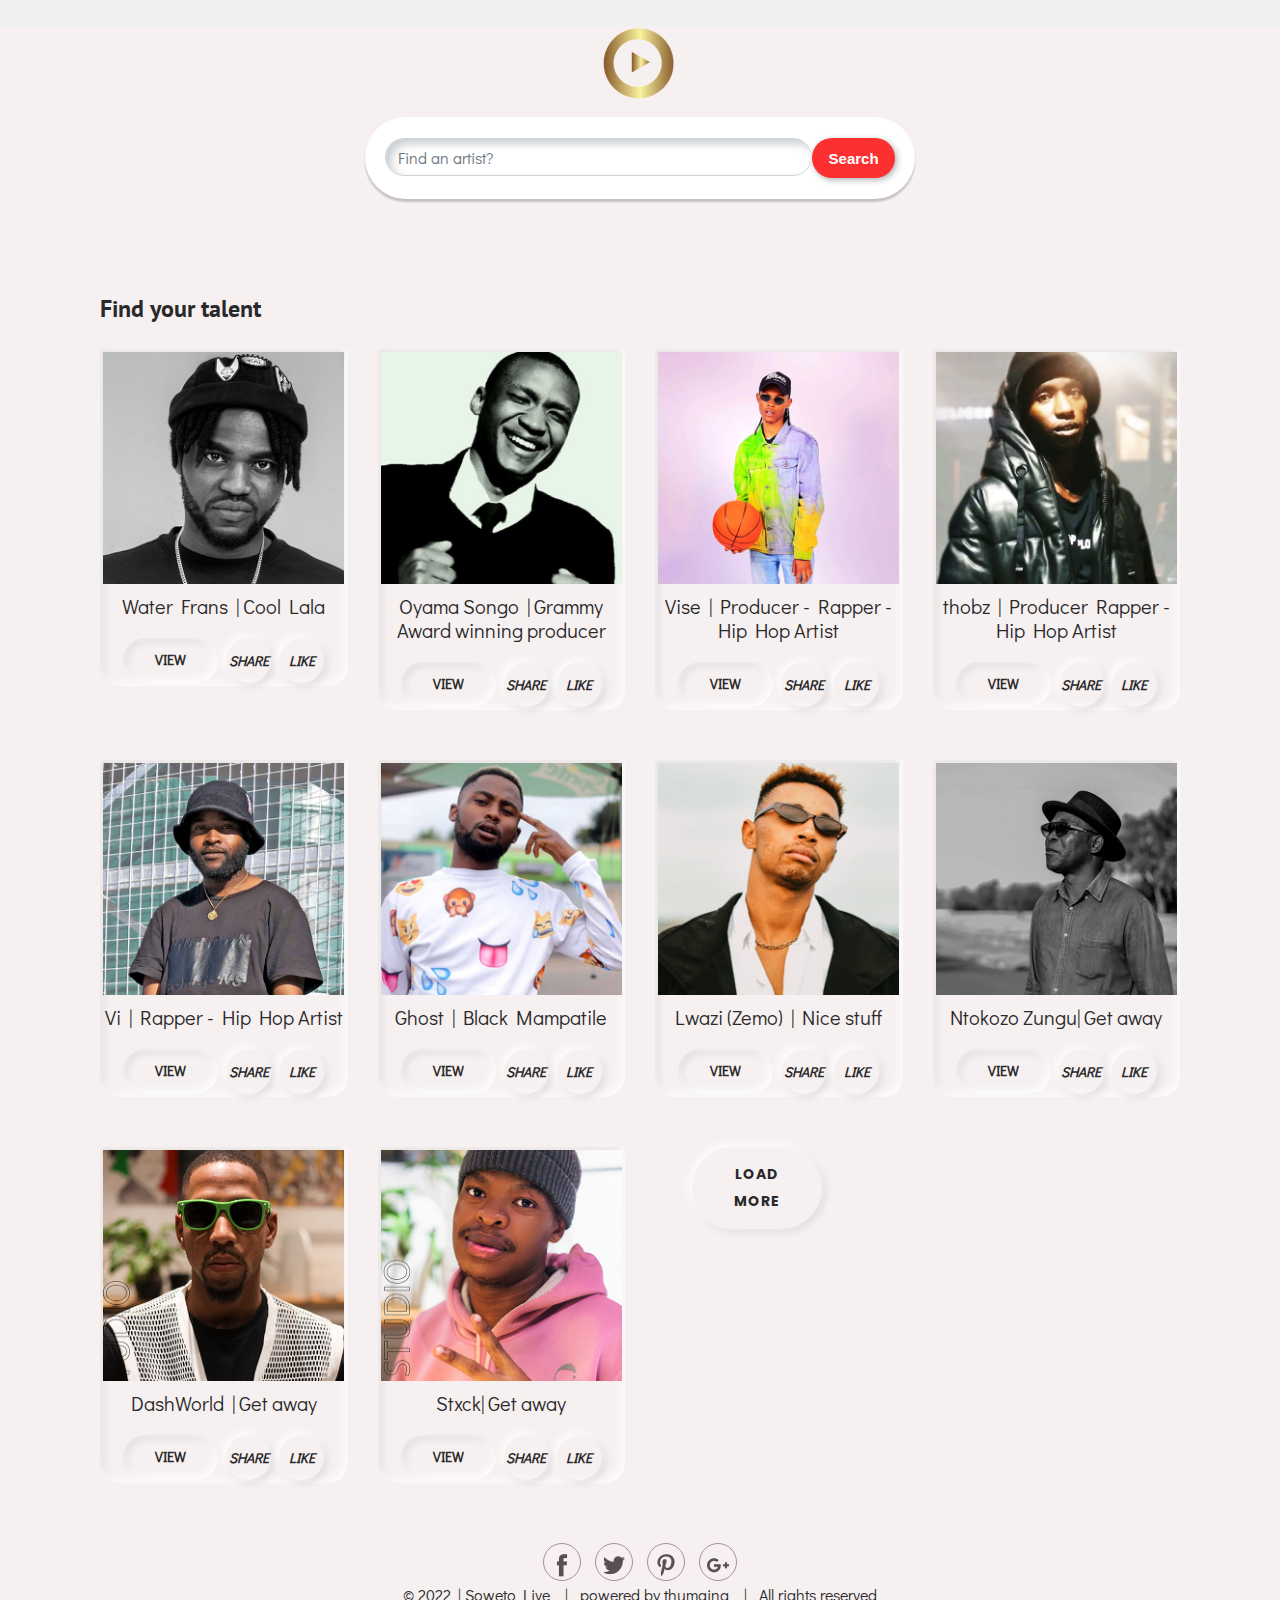
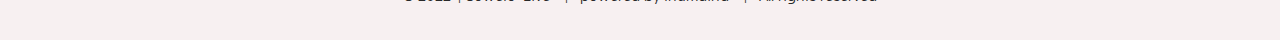
<file: pictures.html>
<!DOCTYPE html>
<!--
  Girly by FreeHTML5.co
  Twitter: https://twitter.com/fh5co
  Facebook: https://fb.com/fh5co
  URL: https://freehtml5.co
-->
<html lang="en">
<head>
  <!-- Required meta tags -->
  <meta charset="utf-8">
  <meta name="viewport" content="width=device-width, initial-scale=1, shrink-to-fit=no">
  <link rel="stylesheet" href="assets/css/bootstrap.min.css">
  <link rel="stylesheet" href="assets/css/styles.css">
  <title>Pictures | Soweto Live</title>
  <style>
     .password {
        border-radius: 25px;
        box-shadow:inset 5px 5px 8px #cbced1, inset -5px -5px 8px #ffffff;
        outline: #555;
    }

     .password::active {
      outline: #000;
     }
    .password ::placeholder {
        color: #999;
    }

    .fields input {
        border: none;
        outline: none;
        background: none;
        font-size: 18px;
        color: #555;
        padding: 10px 10px 18px 1px;
    }

    .signin-button {
        outline: none;
        border: none;
        cursor: pointer;
        width: 100px;
        height: 40px;
        border-radius: 20px;
        font-size: 15px;
        font-weight: 600;
        font-family: 'Lato', sans-serif;
        color: #fff;
        text-align: center;
        background: #fc3030;
        box-shadow: 2px 2px 6px #b1b1b1, -2px -2px 6px #ffffff;
    }
    .signin-button:hover {
        background: #000;
    }
    .signin-button:active {
        background: #ff843c;
    }




    
.container .box2
{
 
  width: 1100px;
  margin: 20px;
  padding: 10px 10px;
}  

.container .box2.searchbx
{
  position: relative;
  display: block;
}  
.field {
    height: 40px;
    width: 180%;
    display: flex;
    position: relative;
} 
.field span {
    position: absolute;
    width: 50px;
    line-height: 42px;
    color: #8a92a5;
    left: 14px
} 
.field input {
    height: 100%;
    width: 100%;
    padding-left: 45px;
    font-size: 18px;
    outline: none;
    border: none;
    color: #595959;
    background:#ebecf0;
    border-radius: 25px;
    box-shadow:inset -3px -3px 6px  #ffffff,
      inset  3px 3px 6px  #d1d9e6;
}
.field label {
    position: absolute;
    top: 50%;
    left: 45px;
    pointer-events: none;
    color: #666666;
    transform: translateY(-50%);
}






.container .box2 .neumorphic-slider
{
  position: relative;
  display: block;
  top: 28px;
}



.neumorphic-slider {
  width: 80px;
  margin: auto;
}

.neumorphic-slider__back {
  height: 23px;
  background-color: var(--back-color);
  border-radius: 50px;
  box-shadow: -4px -4px 12px rgb(255, 255, 255), 4px 4px 12px rgba(121, 130, 160, 0.747);

}

.neumorphic-slider {
  width: 985px;
  position: inherit;
}

.neumorphic-slider__back {
  width: calc(100% + 20px);
  margin-left: -10px;
}


.neumorphic-slider__line {
  height: 16px;
  background: linear-gradient(to right, #ff9400, #ffc02a);
  margin-top: -20px;
  margin-left: -6px;
  border-radius: 8px;
  opacity: 1;
  width: calc(var(--value) + 4px);
}

.neumorphic-slider__thumb {
  box-shadow: 7px 7px 15px rgba(55, 84, 170, .15), 0px 0px 15px rgba(55, 84, 170, .3);
  width: 20px;
  height: 20px;
  position: absolute;
  border-radius: 50%;
  background-color: var(--back-color);
  left: var(--value);
  top: 1px;
  margin-left: -10px;
  cursor: pointer;
}

.neumorphic-slider__popover {
  position: absolute;
  background-color: var(--back-color);
  left: var(--value);
  font-weight: 600;
  width: 60px;
  height: 35px;
  top: -50px;
  margin-left: -30px;
  box-shadow:-2px -2px 6px rgb(255, 255, 255),
   2px 2px 6px rgba(121, 130, 160, 0.747);    
  color: #6D7587;    
  padding: 8px 0;
  text-align: center;

}

.neumorphic-slider__popover::after {
  content: '';
  position: absolute;
  width: 0;
  height: 0;
  bottom: -6px;
  left: 50%;
  margin-left: -6px;
  border-style: solid;
  border-width: 6px 6px 0 6px;
  border-color: var(--back-color) transparent transparent transparent;
}


  </style>
</head>

<body>
  <nav class="navbar navbar-expand-md  fixed-top maine-menu">
    <div class="container">
      <button class="navbar-toggler ml-auto" data-target="#my-nav" onclick="myFunction(this)" data-toggle="collapse"> <span class="bar1"></span> <span class="bar2"></span> <span class="bar3"></span> </button>
      <div id="my-nav" class="collapse navbar-collapse">
        
        <ul class="navbar-nav mx-auto">
          <a href="index.html"><img style="width:200px;" src="assets/img/Soweto Live logo2.png" alt="">
          </a>
         
        </ul>
      </div>
    </div>
  </nav>
<br>
  <div class="container-fluid fh5co-insta-feed activity">
    
    <div class="container recent">
      <div class="row mb-5 pb-5">
        <div class="col-lg-12">
          <div class="twit-box">
            
            <div class="media mb-3">
              
              <div class="media-body">
                <p></p>
                <a href="#" class="  justify-content-center">
                  <form action="#" class=" d-flex  " data-aos="fade-up" data-aos-delay="200">
                    <input type="text" class="form-control password" placeholder="Find an artist?">
                    <button type="submit" class="signin-button">Search</button>
                  </form>
                </a>
              </div>
            </div>
          </div>
        </div>
      
      </div>
    


<head>
 
<style>

@import url("https://fonts.googleapis.com/css?family=Poppins:400,500,600,700|Didact+Gothic&display=swap");

*
{
    margin: 0;
    padding: 0;
    box-sizing: border-box;
}

body
{
    font-size: 16px;
    color: #292929;
    line-height: 1.7em;
    font-weight: 400;
    background: #F0F0F0;
    font-family: "Didact Gothic", sans-serif;
    
}


.section-bg {
    padding: 60px 0;
    background: #F0F0F0;
}


.section-title {
    margin-bottom: 25px;
}

.section-title h2 {
    position: relative;
    font-size: 32px;
    line-height: 1.4;
    font-weight: 700;
    letter-spacing: 1px;
    z-index: 1;
    text-transform: capitalize;
    display: inline-block;
    font-family: "Didact Gothic", sans-serif;
}







.single-product {
    box-shadow: inset -2px -2px 8px white,
     inset -2px -2px 12px rgba(255, 255, 255, 0.5),
      inset 2px 2px 4px rgba(255, 255, 255, 0.1),
       inset 2px 2px 8px rgba(0, 0, 0, 0.15);
    padding: 3px;
    border-radius: 0 0 20px 20px;
    margin-bottom: 50px;
}

.single-product .product-thumb {
    margin-bottom: 10px;
}

.single-product .product-title {
    margin-bottom: 20px;
    text-align: center;
    align-items: center;
}

.single-product .product-title h3 {
    font-family: "Didact Gothic", sans-serif;
    font-size: 20px;
    font-weight: 300;
}

.single-product .product-title h3 a {
    color: #292929;
    text-decoration: none;
}

.single-product .product-title h3 a:hover {
    color: #7289ab;
}

.single-product:hover {
    box-shadow: -2px -2px 8px white,
     -2px -2px 12px rgba(255, 255, 255, 0.5),
      inset 2px 2px 4px rgba(255, 255, 255, 0.1),
       2px 2px 8px rgba(0, 0, 0, 0.15);
}

img {
    display: inline-block;
    max-width: 100%;
}









.product-btns
{
    display: flex;
    justify-content: center;
}








a {
    text-decoration: none;
    cursor: pointer;
    transition: .3s;
    color: #292929;
}






.btn-small {
    display: inline-block;
    font-size: 14px;
    font-weight: 700;
    text-transform: uppercase;
    padding: 8px 32px;
    border-radius: 50px;
    text-decoration: none;
    box-shadow: inset -2px -2px 8px white,
     inset -2px -2px 12px rgba(255, 255, 255, 0.5),
      inset 2px 2px 4px rgba(255, 255, 255, 0.1),
       inset 2px 2px 8px rgba(0, 0, 0, 0.15);
    transition: 0.4s;
}


.btn-round {
    display: inline-block;
    font-size: 14px;
    font-weight: 700;
    text-transform: uppercase;
    height: 45px;
    width: 45px;
    text-align: center;
    line-height: 45px;
    border-radius: 50%;
    text-decoration: none;
    box-shadow: -2px -2px 8px white, 
    -2px -2px 12px rgba(255, 255, 255, 0.5), 
    inset 2px 2px 4px rgba(255, 255, 255, 0.1),
     2px 2px 8px rgba(0, 0, 0, 0.15);
}






.btn-small:hover {
    box-shadow: -2px -2px 8px white,
     -2px -2px 12px rgba(255, 255, 255, 0.5),
      inset 2px 2px 4px rgba(255, 255, 255, 0.1),
       2px 2px 8px rgba(0, 0, 0, 0.15);
    color: #7289ab;
    text-decoration: none;
}

.btn-small:hover span {
    display: inline-block;
    transform: scale(0.98);
}


.btn-round:hover {
    box-shadow: inset -2px -2px 8px white,
     inset -2px -2px 12px rgba(255, 255, 255, 0.5),
      inset 2px 2px 4px rgba(255, 255, 255, 0.1),
       inset 2px 2px 8px rgba(0, 0, 0, 0.15);
    color: #7289ab;
}


.button-center
{
    justify-content: center;
    text-align: center;
}




.bttn-def {
    display: inline-block;
    font-size: 14px;
    font-weight: 700;
    text-transform: uppercase;
    letter-spacing: 1px;
    padding: 14px 42px;
    border-radius: 50px;
    text-decoration: none;
    font-family: "Poppins", sans-serif;
    box-shadow: -2px -2px 8px white, -2px -2px 12px rgba(255, 255, 255, 0.5), inset 2px 2px 4px rgba(255, 255, 255, 0.1), 2px 2px 8px rgba(0, 0, 0, 0.15);
    transition: 0.4s;
}

.bttn-def:hover {
    color: #7289ab;
    box-shadow: inset -2px -2px 8px white, inset -2px -2px 12px rgba(255, 255, 255, 0.5), inset 2px 2px 4px rgba(255, 255, 255, 0.1), inset 2px 2px 8px rgba(0, 0, 0, 0.15);
}

.bttn-def:hover span {
    display: inline-block;
    transform: scale(0.98);
}







</style>

</head>
<body>
        <div class="container">
           
            <div class="row">
                <div class="col-xl-12">
                    <div class="section-title">
                        <h4>Find your talent</h4>
                    </div>
                </div>
            </div>

            <div class="row">
              
               
              <div class="col-xl-3 col-lg-3 col-md-6 col-sm-6">
                <div class="single-product">
                    <div class="product-thumb">
                        <img src="img/1.png" alt="">
                    </div>
                    <div class="product-title">
                        <h3><a href="">Water Frans | Cool Lala</a></h3>
                    </div>
                    <div class="product-btns">
      
                        <a href="#" class="btn-small mr-2" data-toggle="modal" data-target="#exampleModalCenter">View</a>
                        <a href="" class="btn-round mr-2"><i class="fa fa-shopping-cart">share</i></a>
                        <a href="" class="btn-round"><i class="fa fa-heart">like</i></a>
                    </div>
                </div>
            </div>
            
<!---- additional code
--------------------
-------------------->
<style>

th,
tr,
td {
  width: 30px;
  height: 30px;
  text-align: center;
}

td:hover {
  background: #f7f9f9;
  color: black;
  border-radius: 12px;
  padding: 3px;
  box-shadow: 2px 2px 2px #a6acaf, -1px 0 0.6em #f8f9f9;
}

td {
  padding: 7px;
  margin: 2px;
  cursor: pointer;
}

tr {
  padding-top: 8px;
  padding-bottom: 8px;
}

th {
  font-weight: 600;
}

.marked {
  background-color: #16a085;
  color: #fff;
  border-radius: 12px;
  box-shadow: 2px 2px 2px #a6acaf, -1em 0 0.8em #f8f9f9;
}
</style>


<!-----------
-----------------------------
------------------------->
            <div class="col-xl-3 col-lg-3 col-md-6 col-sm-6">
              <div class="single-product">
                  <div class="product-thumb">
                      <img src="img/12.png" alt="">
                  </div>
                  <div class="product-title">
                      <h3><a href="">Oyama Songo | Grammy Award winning producer</a></h3>
                  </div>
                  <div class="product-btns">
                        <a href="" class="btn-small mr-2">View</a>
                        <a href="" class="btn-round mr-2"><i class="fa fa-shopping-cart">share</i></a>
                        <a href="" class="btn-round"><i class="fa fa-heart">like</i></a>
                    </div>
              </div>
          </div>
          
               
          <div class="col-xl-3 col-lg-3 col-md-6 col-sm-6">
            <div class="single-product">
                <div class="product-thumb">
                    <img src="img/8.png" alt="">
                </div>
                <div class="product-title">
                    <h3><a href="">Vise | Producer - Rapper - Hip Hop Artist</a></h3>
                </div>
                <div class="product-btns">
                        <a href="" class="btn-small mr-2">View</a>
                        <a href="" class="btn-round mr-2"><i class="fa fa-shopping-cart">share</i></a>
                        <a href="" class="btn-round"><i class="fa fa-heart">like</i></a>
                    </div>
            </div>
        </div>
        
               
        <div class="col-xl-3 col-lg-3 col-md-6 col-sm-6">
          <div class="single-product">
              <div class="product-thumb">
                  <img src="img/7.png" alt="">
              </div>
              <div class="product-title">
                  <h3><a href="">thobz | Producer  Rapper - Hip Hop Artist</a></h3>
              </div>
              <div class="product-btns">
                <a href="" class="btn-small mr-2">View</a>
                <a href="" class="btn-round mr-2"><i class="fa fa-shopping-cart">share</i></a>
                <a href="" class="btn-round"><i class="fa fa-heart">like</i></a>
            </div>
          </div>
      </div>
      
               
      <div class="col-xl-3 col-lg-3 col-md-6 col-sm-6">
        <div class="single-product">
            <div class="product-thumb">
                <img src="img/2.png" alt="">
            </div>
            <div class="product-title">
                <h3><a href="">Vi | Rapper - Hip Hop Artist</a></h3>
            </div>
            <div class="product-btns">
              <a href="#" class="btn-small mr-2" data-toggle="modal" data-target="#exampleModalCenter">View</a>
              <a href="" class="btn-round mr-2"><i class="fa fa-shopping-cart">share</i></a>
              <a href="" class="btn-round"><i class="fa fa-heart">like</i></a>
          </div>
        </div>
    </div>
    
               
    <div class="col-xl-3 col-lg-3 col-md-6 col-sm-6">
      <div class="single-product">
          <div class="product-thumb">
              <img src="img/3.png" alt="">
          </div>
          <div class="product-title">
              <h3><a href="">Ghost | Black Mampatile</a></h3>
          </div>
          <div class="product-btns">
            <a href="" class="btn-small mr-2">View</a>
            <a href="" class="btn-round mr-2"><i class="fa fa-shopping-cart">share</i></a>
            <a href="" class="btn-round"><i class="fa fa-heart">like</i></a>
        </div>
      </div>
  </div>
               
          <div class="col-xl-3 col-lg-3 col-md-6 col-sm-6">
            <div class="single-product">
                <div class="product-thumb">
                    <img src="img/4.png" alt="">
                </div>
                <div class="product-title">
                    <h3><a href="">Lwazi (Zemo) | Nice stuff</a></h3>
                </div>
                <div class="product-btns">
                  <a href="" class="btn-small mr-2">View</a>
                  <a href="" class="btn-round mr-2"><i class="fa fa-shopping-cart">share</i></a>
                  <a href="" class="btn-round"><i class="fa fa-heart">like</i></a>
              </div>
            </div>
        </div>
        
        <div class="col-xl-3 col-lg-3 col-md-6 col-sm-6">
          <div class="single-product">
              <div class="product-thumb">
                  <img src="img/9.png" alt="">
              </div>
              <div class="product-title">
                  <h3><a href="">Ntokozo Zungu| Get away</a></h3>
              </div>
              <div class="product-btns">
                <a href="" class="btn-small mr-2">View</a>
                <a href="" class="btn-round mr-2"><i class="fa fa-shopping-cart">share</i></a>
                <a href="" class="btn-round"><i class="fa fa-heart">like</i></a>
            </div>
          </div>
    </div>
               
                <div class="col-xl-3 col-lg-3 col-md-6 col-sm-6">
                    <div class="single-product">
                        <div class="product-thumb">
                            <img src="img/5.png" alt="">
                        </div>
                        <div class="product-title">
                            <h3><a href="">DashWorld | Get away</a></h3>
                        </div>
                        <div class="product-btns">
                          <a href="" class="btn-small mr-2">View</a>
                          <a href="" class="btn-round mr-2"><i class="fa fa-shopping-cart">share</i></a>
                          <a href="" class="btn-round"><i class="fa fa-heart">like</i></a>
                      </div>
                    </div>
                </div>

                <div class="col-xl-3 col-lg-3 col-md-6 col-sm-6">
                  <div class="single-product">
                      <div class="product-thumb">
                          <img src="img/6.png" alt="">
                      </div>
                      <div class="product-title">
                          <h3><a href="">Stxck| Get away</a></h3>
                      </div>
                      <div class="product-btns">
                        <a href="" class="btn-small mr-2">View</a>
                        <a href="" class="btn-round mr-2"><i class="fa fa-shopping-cart">share</i></a>
                        <a href="" class="btn-round"><i class="fa fa-heart">like</i></a>
                    </div>
                  </div>

  
            </div>

            <div class="row button-center">
                <div class="col-xl-6 centered">
                    <a href="" class="bttn-def"><span>Load more</span></a>
                </div>
            </div>

        </div>

 
        <div class="modal fade" id="exampleModalCenter" tabindex="-1" role="dialog" aria-labelledby="exampleModalCenterTitle" aria-hidden="true">
          <div class="modal-dialog modal-dialog-centered" role="document">
            <div class="modal-content">
              <div class="modal-header">
                <button type="button" class="close d-flex align-items-center justify-content-center" data-dismiss="modal" aria-label="Close">
                  <span aria-hidden="true" class="fa fa-close"></span>
                </button>
                <p>Did you know you get a part time job from Ramphele funerals?</p>

                <div class="product-btns">
                  <a href="https://ramphela-funerals.business.site/?utm_source=gmb&utm_medium=referral" class="btn-small mr-2" >more</a>
              </div>
              </div>
              <div class="modal-body p-4 p-md-5">
                <form action="#" class="appointment-form ftco-animate">
                  <h5>BOOK THE ARTIST | Water Frans </h5>
                  <a href="#"> <img class="card-img" src="img/1.png" alt="Sbuda's Truck">
                    </a>
  <div class="container ">
  <table>
    <thead>
      <tr>
        <th colspan="7">July 2023</th>
      </tr>
      <tr>
        <th>Sun</th>
        <th>Mon</th>
        <th>Tue</th>
        <th>Wed</th>
        <th>Thu</th>
        <th>Fri</th>
        <th>Sat</th>
      </tr>
    </thead>
    <tbody>
      <tr>
        <td colspan="1"></td>
        <td>1</td>
        <td>2</td>
        <td>3</td>
        <td>4</td>
        <td>5</td>
        <td>6</td>

      </tr>
      <tr>
        <td>7</td>
        <td>8</td>
        <td class="marked">9</td>
        <td>10</td>
        <td>11</td>
        <td>12</td>
        <td>13</td>

      </tr>
      <tr>
        <td>14</td>
        <td>15</td>
        <td>16</td>
        <td>17</td>
        <td>18</td>
        <td class="marked">19</td>
        <td>20</td>

      </tr>
      <tr>
        <td>21</td>
        <td class="marked">22</td>
        <td>23</td>
        <td>24</td>
        <td>25</td>
        <td>26</td>
        <td>27</td>
      </tr>
    </tbody>
  </table>
</div>
                    <br><br>
                    <div class="product-btns" style="padding-top: 5px;">
                      <a href="tel:+4733378901" class="btn-small mr-2" download="Sbuda's truck">Call Now</a>
                  </div>
                  

 <style>

 .container .box2
{
  position: relative;
  display: flex;
  justify-content: space-between;
  align-items: center;
  flex-wrap: wrap;
  width: 1100px;
  margin: 20px;
  padding: 10px 10px;
}  


.container .box2.searchbx
{
  position: relative;
  display: block;
}  

.container .box2 .neumorphic-slider
{
  position: relative;
  display: block;
  top: 28px;
}

.p-ar {
  margin: 50px;
  float: left;
  border-radius: 505%;
}

</style>
    <div class="box2">
      <div class="neumorphic-slider" onselectstart="return false">
        <div class="neumorphic-slider__back"></div>
        <div class="neumorphic-slider__line"></div>
        <div class="neumorphic-slider__thumb"></div>
        <div class="neumorphic-slider__popover">R50 000</div>
      </div>
    </div>  

    

        <div class="progress">
            <div class="skill">
              <div class="therm outer-therm vertical" 
              style="width:20px;
                     height:150px;
                     background-color:#eeeff2">
               <div class="therm inner-therm vertical" style=" height: 50%; width: 20px;">
               </div>
              </div>
            </div>
          
          
            <div class="skill">
              <div class="therm outer-therm vertical" 
              style="width:50px;height:200px;background-color:#eeeff2">
               <div class="therm inner-therm vertical" style=" height: 80%; width: 50px;">
                 
               </div>
              </div>
            </div>
          
          
            <div class="skill">
              <div class="therm outer-therm vertical" 
              style="width:50px;height:108px;background-color:#eeeff2">
               <div class="therm inner-therm vertical" style=" height: 55%; width: 50px;">
                  
               </div>
              </div>
            </div>
            <div class="skill">
              <div class="therm outer-therm vertical" 
              style="width:50px;height:216px;background-color:#eeeff2">
               <div class="therm inner-therm vertical" style=" height: 80%; width: 50px;">
                  
               </div>
              </div>
          </div>
          
          
          <div class="skill">
            <div class="therm outer-therm vertical" 
            style="width:50px;height:150px;background-color:#eeeff2">
             <div class="therm inner-therm vertical" style=" height: 65%; width: 50px;">
                
             </div>
            </div>
          </div>
        </div>

                </form>
              </div>
            </div>
          </div>
        </div>
      
     
      <div class="row social-links">
        <ul class="nav mx-auto">
          <li class="nav-item"> <a class="nav-link" href="https://www.facebook.com"><img src="assets/img/facebook.png" alt=""></a> </li>
          <li class="nav-item"> <a class="nav-link" href="https://twitter.com/"><img src="assets/img/twitter.png" alt=""></a> </li>
          <li class="nav-item"> <a class="nav-link" href="#"><img src="assets/img/pinterest.png" alt=""></a> </li>
          <li class="nav-item"> <a class="nav-link" href="#"><img src="assets/img/google-plus.png" alt=""></a> </li>
        </ul>
      </div>
      <p class="text-center d-block"><a href="https://sowetolive.com/about" target="_blank"> &copy; 2022 | Soweto Live</a>  &nbsp;  |  &nbsp; powered by <a href="https://siyapercy.co.za/" target="_blank">thumaina</a> &nbsp; | &nbsp;  All rights reserved</p>
    
    </div>
  </div>
  </div>

  <!-- jQuery first, then Popper.js, then Bootstrap JS --> 
  <script src="assets/js/jquery-3.3.1.slim.min.js"></script> 
  <script src="assets/js/popper.min.js" ></script> 
  <script src="assets/js/bootstrap.min.js"></script> 
  <script src="assets/js/owl.carousel.min.js"></script> 
  <script src="assets/js/main.js"></script>
</body>
</html>
</file>
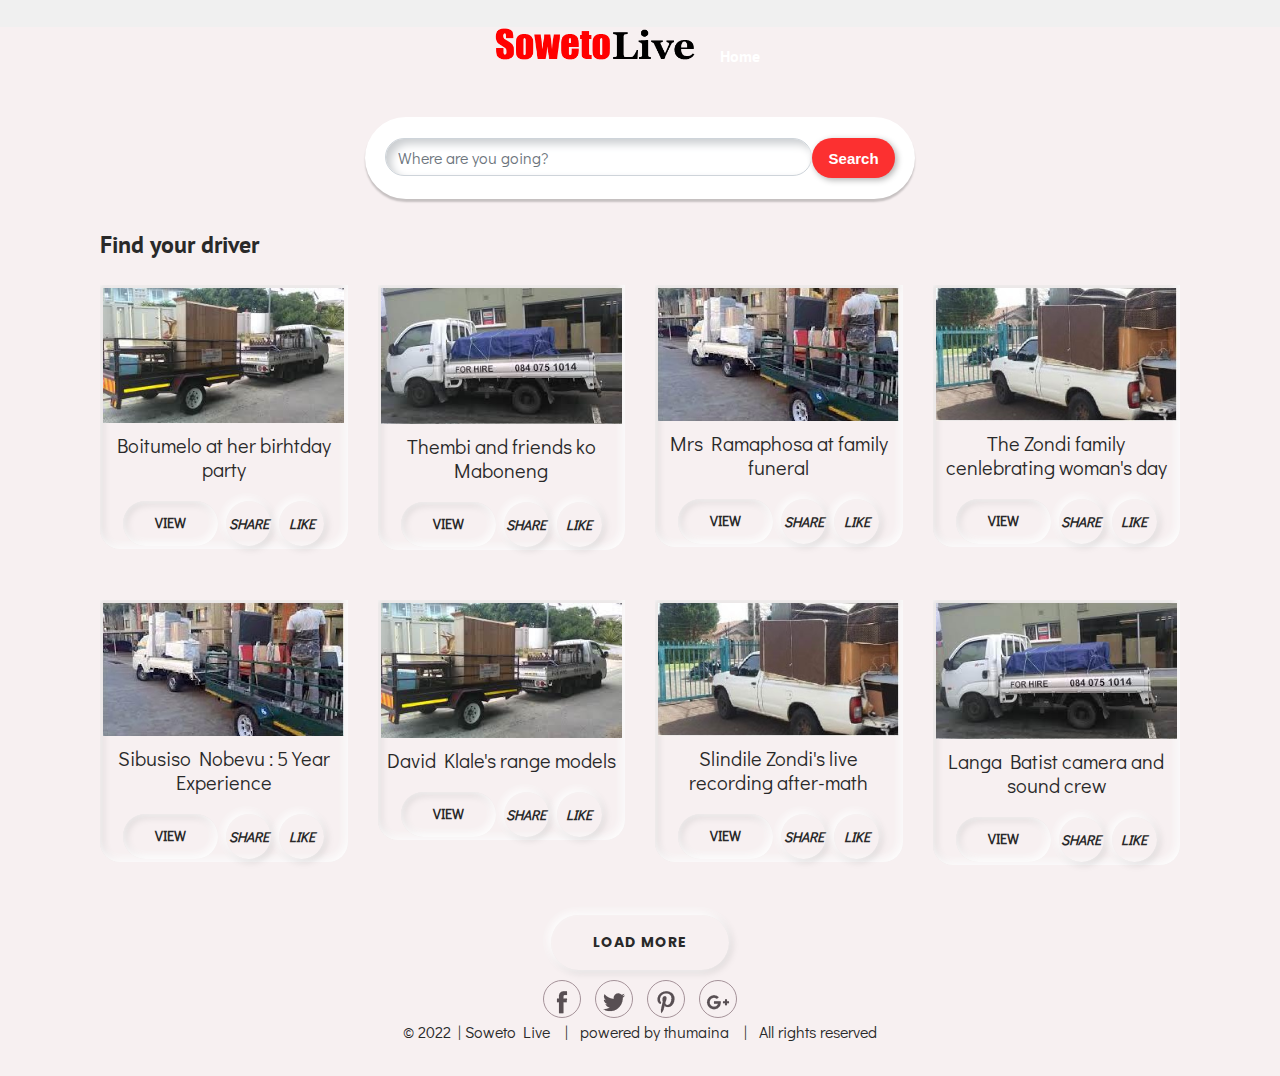
<file: soweto_live/pictures.html>
<!DOCTYPE html>
<!--
  Girly by FreeHTML5.co
  Twitter: https://twitter.com/fh5co
  Facebook: https://fb.com/fh5co
  URL: https://freehtml5.co
-->
<html lang="en">
<head>
  <!-- Required meta tags -->
  <meta charset="utf-8">
  <meta name="viewport" content="width=device-width, initial-scale=1, shrink-to-fit=no">
  <link rel="stylesheet" href="assets/css/bootstrap.min.css">
  <link rel="stylesheet" href="assets/css/styles.css">
  <title>Pictures | Soweto Live</title>
  <style>
     .password {
        border-radius: 25px;
        box-shadow:inset 5px 5px 8px #cbced1, inset -5px -5px 8px #ffffff;
        outline: #555;
    }

     .password::active {
      outline: #000;
     }
    .password ::placeholder {
        color: #999;
    }

    .fields input {
        border: none;
        outline: none;
        background: none;
        font-size: 18px;
        color: #555;
        padding: 10px 10px 18px 1px;
    }

    .signin-button {
        outline: none;
        border: none;
        cursor: pointer;
        width: 100px;
        height: 40px;
        border-radius: 20px;
        font-size: 15px;
        font-weight: 600;
        font-family: 'Lato', sans-serif;
        color: #fff;
        text-align: center;
        background: #fc3030;
        box-shadow: 2px 2px 6px #b1b1b1, -2px -2px 6px #ffffff;
    }
    .signin-button:hover {
        background: #000;
    }
    .signin-button:active {
        background: #ff843c;
    }
  </style>
</head>

<body>
  <nav class="navbar navbar-expand-md  fixed-top maine-menu">
    <div class="container">
      <button class="navbar-toggler ml-auto" data-target="#my-nav" onclick="myFunction(this)" data-toggle="collapse"> <span class="bar1"></span> <span class="bar2"></span> <span class="bar3"></span> </button>
      <div id="my-nav" class="collapse navbar-collapse">
        
        <ul class="navbar-nav mx-auto">
          <a href="index.html"><img style="width:200px;" src="assets/img/Soweto Live logo2.png" alt="">
          </a>
          <li class="nav-item"> <a class="nav-link" href="index.html" tabindex="-1" aria-disabled="true">Home</a></li> 
        </ul>
      </div>
    </div>
  </nav>
<br>
  <div class="container-fluid fh5co-insta-feed activity">
    
    <div class="container recent">
      <div class="row mb-5 pb-5">
        <div class="col-lg-12">
          <div class="twit-box">
            
            <div class="media mb-3">
              
              <div class="media-body">
                <p></p>
                <a href="#" class="  justify-content-center">
                  <form action="#" class=" d-flex  " data-aos="fade-up" data-aos-delay="200">
                    <input type="text" class="form-control password" placeholder="Where are you going?">
                    <button type="submit" class="signin-button">Search</button>
                  </form>
                </a>
              </div>
            </div>
          </div>
        </div>
      
      </div>
    


<head>
 
<style>

@import url("https://fonts.googleapis.com/css?family=Poppins:400,500,600,700|Didact+Gothic&display=swap");

*
{
    margin: 0;
    padding: 0;
    box-sizing: border-box;
}

body
{
    font-size: 16px;
    color: #292929;
    line-height: 1.7em;
    font-weight: 400;
    background: #F0F0F0;
    font-family: "Didact Gothic", sans-serif;
    
}


.section-bg {
    padding: 60px 0;
    background: #F0F0F0;
}


.section-title {
    margin-bottom: 25px;
}

.section-title h2 {
    position: relative;
    font-size: 32px;
    line-height: 1.4;
    font-weight: 700;
    letter-spacing: 1px;
    z-index: 1;
    text-transform: capitalize;
    display: inline-block;
    font-family: "Didact Gothic", sans-serif;
}







.single-product {
    box-shadow: inset -2px -2px 8px white,
     inset -2px -2px 12px rgba(255, 255, 255, 0.5),
      inset 2px 2px 4px rgba(255, 255, 255, 0.1),
       inset 2px 2px 8px rgba(0, 0, 0, 0.15);
    padding: 3px;
    border-radius: 0 0 20px 20px;
    margin-bottom: 50px;
}

.single-product .product-thumb {
    margin-bottom: 10px;
}

.single-product .product-title {
    margin-bottom: 20px;
    text-align: center;
    align-items: center;
}

.single-product .product-title h3 {
    font-family: "Didact Gothic", sans-serif;
    font-size: 20px;
    font-weight: 300;
}

.single-product .product-title h3 a {
    color: #292929;
    text-decoration: none;
}

.single-product .product-title h3 a:hover {
    color: #7289ab;
}

.single-product:hover {
    box-shadow: -2px -2px 8px white,
     -2px -2px 12px rgba(255, 255, 255, 0.5),
      inset 2px 2px 4px rgba(255, 255, 255, 0.1),
       2px 2px 8px rgba(0, 0, 0, 0.15);
}

img {
    display: inline-block;
    max-width: 100%;
}









.product-btns
{
    display: flex;
    justify-content: center;
}








a {
    text-decoration: none;
    cursor: pointer;
    transition: .3s;
    color: #292929;
}








.btn-small {
    display: inline-block;
    font-size: 14px;
    font-weight: 700;
    text-transform: uppercase;
    padding: 8px 32px;
    border-radius: 50px;
    text-decoration: none;
    box-shadow: inset -2px -2px 8px white,
     inset -2px -2px 12px rgba(255, 255, 255, 0.5),
      inset 2px 2px 4px rgba(255, 255, 255, 0.1),
       inset 2px 2px 8px rgba(0, 0, 0, 0.15);
    transition: 0.4s;
}


.btn-round {
    display: inline-block;
    font-size: 14px;
    font-weight: 700;
    text-transform: uppercase;
    height: 45px;
    width: 45px;
    text-align: center;
    line-height: 45px;
    border-radius: 50%;
    text-decoration: none;
    box-shadow: -2px -2px 8px white, 
    -2px -2px 12px rgba(255, 255, 255, 0.5), 
    inset 2px 2px 4px rgba(255, 255, 255, 0.1),
     2px 2px 8px rgba(0, 0, 0, 0.15);
}






.btn-small:hover {
    box-shadow: -2px -2px 8px white,
     -2px -2px 12px rgba(255, 255, 255, 0.5),
      inset 2px 2px 4px rgba(255, 255, 255, 0.1),
       2px 2px 8px rgba(0, 0, 0, 0.15);
    color: #7289ab;
    text-decoration: none;
}

.btn-small:hover span {
    display: inline-block;
    transform: scale(0.98);
}


.btn-round:hover {
    box-shadow: inset -2px -2px 8px white,
     inset -2px -2px 12px rgba(255, 255, 255, 0.5),
      inset 2px 2px 4px rgba(255, 255, 255, 0.1),
       inset 2px 2px 8px rgba(0, 0, 0, 0.15);
    color: #7289ab;
}


.button-center
{
    justify-content: center;
    text-align: center;
}




.bttn-def {
    display: inline-block;
    font-size: 14px;
    font-weight: 700;
    text-transform: uppercase;
    letter-spacing: 1px;
    padding: 14px 42px;
    border-radius: 50px;
    text-decoration: none;
    font-family: "Poppins", sans-serif;
    box-shadow: -2px -2px 8px white, -2px -2px 12px rgba(255, 255, 255, 0.5), inset 2px 2px 4px rgba(255, 255, 255, 0.1), 2px 2px 8px rgba(0, 0, 0, 0.15);
    transition: 0.4s;
}

.bttn-def:hover {
    color: #7289ab;
    box-shadow: inset -2px -2px 8px white, inset -2px -2px 12px rgba(255, 255, 255, 0.5), inset 2px 2px 4px rgba(255, 255, 255, 0.1), inset 2px 2px 8px rgba(0, 0, 0, 0.15);
}

.bttn-def:hover span {
    display: inline-block;
    transform: scale(0.98);
}







</style>

</head>
<body>
        <div class="container">
           
            <div class="row">
                <div class="col-xl-12">
                    <div class="section-title">
                        <h4>Find your driver</h4>
                    </div>
                </div>
            </div>

            <div class="row">
              
               
              <div class="col-xl-3 col-lg-3 col-md-6 col-sm-6">
                <div class="single-product">
                    <div class="product-thumb">
                        <img src="img/truck1.jpg" alt="">
                    </div>
                    <div class="product-title">
                        <h3><a href="">Boitumelo at her birhtday party</a></h3>
                    </div>
                    <div class="product-btns">
      
                        <a href="#" class="btn-small mr-2" data-toggle="modal" data-target="#exampleModalCenter">View</a>
                        <a href="" class="btn-round mr-2"><i class="fa fa-shopping-cart">share</i></a>
                        <a href="" class="btn-round"><i class="fa fa-heart">like</i></a>
                    </div>
                </div>
            </div>
            
               
            <div class="col-xl-3 col-lg-3 col-md-6 col-sm-6">
              <div class="single-product">
                  <div class="product-thumb">
                      <img src="img/truck2.jpg" alt="">
                  </div>
                  <div class="product-title">
                      <h3><a href="">Thembi and friends ko Maboneng</a></h3>
                  </div>
                  <div class="product-btns">
                        <a href="" class="btn-small mr-2">View</a>
                        <a href="" class="btn-round mr-2"><i class="fa fa-shopping-cart">share</i></a>
                        <a href="" class="btn-round"><i class="fa fa-heart">like</i></a>
                    </div>
              </div>
          </div>
          
               
          <div class="col-xl-3 col-lg-3 col-md-6 col-sm-6">
            <div class="single-product">
                <div class="product-thumb">
                    <img src="img/truck3.jpg" alt="">
                </div>
                <div class="product-title">
                    <h3><a href="">Mrs Ramaphosa at family funeral</a></h3>
                </div>
                <div class="product-btns">
                        <a href="" class="btn-small mr-2">View</a>
                        <a href="" class="btn-round mr-2"><i class="fa fa-shopping-cart">share</i></a>
                        <a href="" class="btn-round"><i class="fa fa-heart">like</i></a>
                    </div>
            </div>
        </div>
        
               
        <div class="col-xl-3 col-lg-3 col-md-6 col-sm-6">
          <div class="single-product">
              <div class="product-thumb">
                  <img src="img/truck4.jpg" alt="">
              </div>
              <div class="product-title">
                  <h3><a href="">The Zondi family cenlebrating woman's day</a></h3>
              </div>
              <div class="product-btns">
                <a href="" class="btn-small mr-2">View</a>
                <a href="" class="btn-round mr-2"><i class="fa fa-shopping-cart">share</i></a>
                <a href="" class="btn-round"><i class="fa fa-heart">like</i></a>
            </div>
          </div>
      </div>
      
               
      <div class="col-xl-3 col-lg-3 col-md-6 col-sm-6">
        <div class="single-product">
            <div class="product-thumb">
                <img src="img/truck3.jpg" alt="">
            </div>
            <div class="product-title">
                <h3><a href="">Sibusiso Nobevu : 5 Year Experience</a></h3>
            </div>
            <div class="product-btns">
              <a href="#" class="btn-small mr-2" data-toggle="modal" data-target="#exampleModalCenter">View</a>
              <a href="" class="btn-round mr-2"><i class="fa fa-shopping-cart">share</i></a>
              <a href="" class="btn-round"><i class="fa fa-heart">like</i></a>
          </div>
        </div>
    </div>
    
               
    <div class="col-xl-3 col-lg-3 col-md-6 col-sm-6">
      <div class="single-product">
          <div class="product-thumb">
              <img src="img/truck1.jpg" alt="">
          </div>
          <div class="product-title">
              <h3><a href="">David Klale's range models</a></h3>
          </div>
          <div class="product-btns">
            <a href="" class="btn-small mr-2">View</a>
            <a href="" class="btn-round mr-2"><i class="fa fa-shopping-cart">share</i></a>
            <a href="" class="btn-round"><i class="fa fa-heart">like</i></a>
        </div>
      </div>
  </div>
               
          <div class="col-xl-3 col-lg-3 col-md-6 col-sm-6">
            <div class="single-product">
                <div class="product-thumb">
                    <img src="img/truck4.jpg" alt="">
                </div>
                <div class="product-title">
                    <h3><a href="">Slindile Zondi's live recording after-math</a></h3>
                </div>
                <div class="product-btns">
                  <a href="" class="btn-small mr-2">View</a>
                  <a href="" class="btn-round mr-2"><i class="fa fa-shopping-cart">share</i></a>
                  <a href="" class="btn-round"><i class="fa fa-heart">like</i></a>
              </div>
            </div>
        </div>
               
                <div class="col-xl-3 col-lg-3 col-md-6 col-sm-6">
                    <div class="single-product">
                        <div class="product-thumb">
                            <img src="img/truck2.jpg" alt="">
                        </div>
                        <div class="product-title">
                            <h3><a href="">Langa Batist camera and sound crew</a></h3>
                        </div>
                        <div class="product-btns">
                          <a href="" class="btn-small mr-2">View</a>
                          <a href="" class="btn-round mr-2"><i class="fa fa-shopping-cart">share</i></a>
                          <a href="" class="btn-round"><i class="fa fa-heart">like</i></a>
                      </div>
                    </div>
                </div>
  
            </div>

            <div class="row button-center">
                <div class="col-xl-6 centered">
                    <a href="" class="bttn-def"><span>Load more</span></a>
                </div>
            </div>

        </div>

 
        <div class="modal fade" id="exampleModalCenter" tabindex="-1" role="dialog" aria-labelledby="exampleModalCenterTitle" aria-hidden="true">
          <div class="modal-dialog modal-dialog-centered" role="document">
            <div class="modal-content">
              <div class="modal-header">
                <button type="button" class="close d-flex align-items-center justify-content-center" data-dismiss="modal" aria-label="Close">
                  <span aria-hidden="true" class="fa fa-close"></span>
                </button>
                <p>Did you know you get a part time job from Ramphele funerals?</p>

                <div class="product-btns">
                  <a href="https://ramphela-funerals.business.site/?utm_source=gmb&utm_medium=referral" class="btn-small mr-2" >learn more</a>
              </div>
              </div>
              <div class="modal-body p-4 p-md-5">
                <form action="#" class="appointment-form ftco-animate">
                  <h5>Sibusiso Nobevu: 63 Trey Sunnyside</h5>
                  <a href="#"> <img class="card-img" src="assets/img/truck5.jpg" alt="Sbuda's Truck">
                    </a>
                    <br><br>
                    <div class="product-btns" style="padding-top: 5px;">
                      <a href="tel:+4733378901" class="btn-small mr-2" download="Sbuda's truck">Call Now</a>
                  </div>
                </form>
              </div>
            </div>
          </div>
        </div>
      
     
      <div class="row social-links">
        <ul class="nav mx-auto">
          <li class="nav-item"> <a class="nav-link" href="https://www.facebook.com"><img src="assets/img/facebook.png" alt=""></a> </li>
          <li class="nav-item"> <a class="nav-link" href="https://twitter.com/"><img src="assets/img/twitter.png" alt=""></a> </li>
          <li class="nav-item"> <a class="nav-link" href="#"><img src="assets/img/pinterest.png" alt=""></a> </li>
          <li class="nav-item"> <a class="nav-link" href="#"><img src="assets/img/google-plus.png" alt=""></a> </li>
        </ul>
      </div>
      <p class="text-center d-block"><a href="https://sowetolive.com/about" target="_blank"> &copy; 2022 | Soweto Live</a>  &nbsp;  |  &nbsp; powered by <a href="https://siyapercy.co.za/" target="_blank">thumaina</a> &nbsp; | &nbsp;  All rights reserved</p>
    
    </div>
  </div>
  </div>

  <!-- jQuery first, then Popper.js, then Bootstrap JS --> 
  <script src="assets/js/jquery-3.3.1.slim.min.js"></script> 
  <script src="assets/js/popper.min.js" ></script> 
  <script src="assets/js/bootstrap.min.js"></script> 
  <script src="assets/js/owl.carousel.min.js"></script> 
  <script src="assets/js/main.js"></script>
</body>
</html>
</file>
<file: assets/css/styles.css>
/*
 * Girly by FreeHTML5.co
 * Twitter: https://twitter.com/fh5co
 * Facebook: https://fb.com/fh5co
 * URL: https://freehtml5.co
 */
* {
  margin: 0;
  padding: 0; }

/* Colors */
/* fonts variable */
@font-face {
  font-family: "Oswald-Bold";
  src: url(../fonts/Oswald-Bold.ttf); }

@font-face {
  font-family: "PT-Sans-Bold";
  src: url(../fonts/PT_Sans-Web-Bold.ttf); }

@font-face {
  font-family: "PT-Sans-Regular";
  src: url(../fonts/PT_Sans-Web-Regular.ttf); }

@font-face {
  font-family: "PT-Sans-Italic";
  src: url(../fonts/PT_Sans-Web-Italic.ttf); }

body {
  font-size: 16px;
  font-family: "PT-Sans-Regular"; 
background-color:  #f7f0f1;}

h1, h2, h3, h4, h5, h6 {
  font-family: "PT-Sans-Bold"; }

a {
  text-decoration: none;
}

h2 {
  font-size: 25px;
  text-transform: uppercase; }
  @media (max-width: 600px) {
    h2 {
      font-size: 18px; } }

.maine-menu {
  position: absolute;
  top: 20px; }
  .maine-menu .navbar-nav li .nav-link {
    font-family: "PT-Sans-Bold";
    font-size: 16px;
    text-transform: none;
    padding: 15px 25px;
    color: #fff; }
  .maine-menu .navbar-nav li.active a, .maine-menu .navbar-nav li:hover a, .maine-menu .navbar-nav li:visited a {
    color: #e90e0e; }
  .maine-menu .bar1, .maine-menu .bar2, .maine-menu .bar3 {
    width: 25px;
    height: 2px;
    background-color: #fff;
    margin: 5px 0;
    transition: 0.4s;
    display: block;
    position: relative; }
  .maine-menu .change .bar1 {
    -webkit-transform: rotate(-42deg) translate(-2px, 6px);
    transform: rotate(-42deg) translate(-2px, 6px); }
  .maine-menu .change .bar2 {
    opacity: 0; }
  .maine-menu .change .bar3 {
    -webkit-transform: rotate(46deg) translate(-4px, -8px);
    transform: rotate(46deg) translate(-4px, -8px); }
  @media (max-width: 991px) {
    .maine-menu .navbar-nav {
      float: right; }
      .maine-menu .navbar-nav li .nav-link {
        font-family: "PT-Sans-Bold";
        font-size: 16px;
        text-transform: uppercase;
        padding: 7px 10px;
        color: #fff; }
    .maine-menu .collapse.show {
      background: rgba(0, 0, 0, 0.5); } }

.card {
  border: none;
  background: none;
  border-radius: 0; }
  .card img {
    border-radius: 0; }

.fh5co-home-banner {
  padding: 0; }
  .fh5co-home-banner .card {
    border: none; }
  .fh5co-home-banner h2 {
    font-size: 52px;
    color: #fff;
    text-transform: uppercase;
    max-width: 730px;
    margin: 0 auto; }
  .fh5co-home-banner a {
    text-transform: uppercase;
    color: #fff;
    width: 198px;
    border-radius: 40px;
    margin-top: 50px;
    padding: 13px 0; }
    .fh5co-home-banner a svg {
      position: absolute;
      left: 0;
      right: 0;
      margin: 0 auto;
      margin-top: -13px; }
  .fh5co-home-banner .center-text {
    text-align: center;
    position: relative;
    top: 35%; }
  .fh5co-home-banner .card-img-overlay {
    background: -webkit-linear-gradient(rgba(0, 0, 0, 0.4), rgba(0, 0, 0, 0.5), rgba(0, 0, 0, 0.8), black);
    background: -moz-linear-gradient(rgba(0, 0, 0, 0.4), rgba(0, 0, 0, 0.5), rgba(0, 0, 0, 0.8), black);
    background: -o-linear-gradient(rgba(0, 0, 0, 0.4), rgba(0, 0, 0, 0.5), rgba(0, 0, 0, 0.8), black);
    background: -linear-gradient(rgba(0, 0, 0, 0.4), rgba(0, 0, 0, 0.5), rgba(0, 0, 0, 0.8), black); }
  @media (max-width: 991px) {
    .fh5co-home-banner h2 {
      font-size: 30px;
      max-width: 460px; }
    .fh5co-home-banner .center-text {
      top: 30%; } }
  @media (max-width: 700px) {
    .fh5co-home-banner a {
      width: 140px;
      padding: 4px 0; }
      .fh5co-home-banner a svg {
        height: 35px;
        margin-top: -5px;
        width: 140px; } }
  @media (max-width: 600px) {
    .fh5co-home-banner a {
      margin-top: 20px; }
    .fh5co-home-banner h2 {
      font-size: 18px;
      max-width: 260px; }
    .fh5co-home-banner .center-text {
      top: 30%; } }

.fh5co-two-img .card-img-overlay {
  background: -webkit-linear-gradient(rgba(0, 0, 0, 0.2), rgba(0, 0, 0, 0.5), rgba(0, 0, 0, 0.8), black);
  background: -moz-linear-gradient(rgba(0, 0, 0, 0.2), rgba(0, 0, 0, 0.5), rgba(0, 0, 0, 0.8), black);
  background: -o-linear-gradient(rgba(0, 0, 0, 0.2), rgba(0, 0, 0, 0.5), rgba(0, 0, 0, 0.8), black);
  background: -linear-gradient(rgba(0, 0, 0, 0.2), rgba(0, 0, 0, 0.5), rgba(0, 0, 0, 0.8), black); }

.pts {
  padding-bottom: 2px!important
}

.contact-pop {
  margin-top: -300px; }
  .contact-pop .card-img-overlay {
    background: -webkit-linear-gradient(rgba(0, 0, 0, 0.2), rgba(0, 0, 0, 0.6));
    background: -moz-linear-gradient(rgba(0, 0, 0, 0.2), rgba(0, 0, 0, 0.6));
    background: -o-linear-gradient(rgba(0, 0, 0, 0.2), rgba(0, 0, 0, 0.6));
    background: -linear-linear-gradient(rgba(0, 0, 0, 0.2), rgba(0, 0, 0, 0.6));
    border-radius: 15px 0 0 15px; }
  .contact-pop .row {
    max-width: 918px;
    margin: 0 auto; }
  .contact-pop img {
    border-radius: 15px 0 0 15px; }
  .contact-pop .content {
    padding: 45px 20px 20px 40px;
    height: 100%;
    background: #fff;
    border-radius: 0 15px 15px 0; }
    .contact-pop .content h3 {
      color: #3d383a;
      font-size: 30px;
      text-transform: uppercase;
      margin-bottom: 10px; }
    .contact-pop .content h4 {
      color: #978b91;
      font-size: 18px;
      font-family: "PT-Sans-Regular"; }
    .contact-pop .content p {
      color: #584f53; }
    .contact-pop .content hr {
      background-color: #e90e65;
      width: 50px;
      height: 5px;
      border: none;
      margin-left: 0; }
    .contact-pop .content a {
      background-color: #e90e65;
      width: 158px;
      border-radius: 40px;
      color: #fefefe;
      padding: 10px 0;
      margin-top: 20px; }
    @media (max-width: 991px) {
      .contact-pop .content {
        padding: 20px 20px 20px 25px; }
        .contact-pop .content h3 {
          font-size: 24px; }
        .contact-pop .content h4 {
          font-size: 16px; }
        .contact-pop .content p {
          font-size: 14px; }
        .contact-pop .content a {
          width: 120px;
          padding: 5px 0; }
        .contact-pop .content hr {
          margin: 10px 0; } }
  @media (max-width: 991px) {
    .contact-pop {
      margin-top: -250px; } }
  @media (max-width: 767px) {
    .contact-pop {
      margin-top: 0; }
      .contact-pop .col-md-6 {
        padding: 0; }
      .contact-pop img {
        border-radius: 15px 15px 0 0; }
      .contact-pop .card-img-overlay {
        border-radius: 15px 15px 0 0; }
      .contact-pop .content {
        border-radius: 0 0 15px 15px; } }

.owl-carousel, .owl-carousel .owl-item {
  -webkit-tap-highlight-color: transparent;
  position: relative; }

.owl-carousel {
  display: none;
  width: 100%;
  z-index: 1; }

.owl-carousel .owl-stage {
  position: relative;
  -ms-touch-action: pan-Y;
  touch-action: manipulation;
  -moz-backface-visibility: hidden; }

.owl-carousel .owl-stage:after {
  content: ".";
  display: block;
  clear: both;
  visibility: hidden;
  line-height: 0;
  height: 0; }

.owl-carousel .owl-stage-outer {
  position: relative;
  overflow: hidden;
  -webkit-transform: translate3d(0, 0, 0); }

.owl-carousel .owl-item, .owl-carousel .owl-wrapper {
  -webkit-backface-visibility: hidden;
  -moz-backface-visibility: hidden;
  -ms-backface-visibility: hidden;
  -webkit-transform: translate3d(0, 0, 0);
  -moz-transform: translate3d(0, 0, 0);
  -ms-transform: translate3d(0, 0, 0); }

.owl-carousel .owl-item {
  min-height: 1px;
  float: left;
  -webkit-backface-visibility: hidden;
  -webkit-touch-callout: none; }

.owl-carousel .owl-item img {
  display: block;
  width: 100%; }

.owl-carousel .owl-dots.disabled, .owl-carousel .owl-nav.disabled {
  display: none; }

.no-js .owl-carousel, .owl-carousel.owl-loaded {
  display: block; }

.owl-carousel .owl-dot, .owl-carousel .owl-nav .owl-next, .owl-carousel .owl-nav .owl-prev {
  cursor: pointer;
  -webkit-user-select: none;
  -khtml-user-select: none;
  -moz-user-select: none;
  -ms-user-select: none;
  user-select: none; }

.owl-carousel .owl-nav button.owl-next, .owl-carousel .owl-nav button.owl-prev, .owl-carousel button.owl-dot {
  background: 0 0;
  color: inherit;
  border: none;
  padding: 0 !important;
  font: inherit; }

.owl-carousel.owl-loading {
  opacity: 0;
  display: block; }

.owl-carousel.owl-hidden {
  opacity: 0; }

.owl-carousel.owl-refresh .owl-item {
  visibility: hidden; }

.owl-carousel.owl-drag .owl-item {
  -ms-touch-action: pan-y;
  touch-action: pan-y;
  -webkit-user-select: none;
  -moz-user-select: none;
  -ms-user-select: none;
  user-select: none; }

.owl-carousel.owl-grab {
  cursor: move;
  cursor: grab; }

.owl-carousel.owl-rtl {
  direction: rtl; }

.owl-carousel.owl-rtl .owl-item {
  float: right; }

.owl-carousel .animated {
  animation-duration: 1s;
  animation-fill-mode: both; }

.owl-carousel .owl-animated-in {
  z-index: 0; }

.owl-carousel .owl-animated-out {
  z-index: 1; }

.owl-carousel .fadeOut {
  animation-name: fadeOut; }

@keyframes fadeOut {
  0% {
    opacity: 1; }
  100% {
    opacity: 0; } }

.owl-height {
  transition: height .5s ease-in-out; }

.owl-carousel .owl-item .owl-lazy {
  opacity: 0;
  transition: opacity .4s ease; }

.owl-carousel .owl-item .owl-lazy:not([src]), .owl-carousel .owl-item .owl-lazy[src^=""] {
  max-height: 0; }

.owl-carousel .owl-item img.owl-lazy {
  transform-style: preserve-3d; }

.owl-carousel .owl-video-wrapper {
  position: relative;
  height: 100%;
  background: #000; }

.owl-carousel .owl-video-play-icon {
  position: absolute;
  height: 80px;
  width: 80px;
  left: 50%;
  top: 50%;
  margin-left: -40px;
  margin-top: -40px;
  background: url(owl.video.play.png) no-repeat;
  cursor: pointer;
  z-index: 1;
  -webkit-backface-visibility: hidden;
  transition: transform .1s ease; }

.owl-carousel .owl-video-play-icon:hover {
  -ms-transform: scale(1.3, 1.3);
  transform: scale(1.3, 1.3); }

.owl-carousel .owl-video-playing .owl-video-play-icon, .owl-carousel .owl-video-playing .owl-video-tn {
  display: none; }

.owl-carousel .owl-video-tn {
  opacity: 0;
  height: 100%;
  background-position: center center;
  background-repeat: no-repeat;
  background-size: contain;
  transition: opacity .4s ease; }

.owl-carousel .owl-video-frame {
  position: relative;
  z-index: 1;
  height: 100%;
  width: 100%; }

.fh5co-recent-work {
  background: #e90e65;
  padding: 100px 0; }
  @media (max-width: 767px) {
    .fh5co-recent-work {
      padding-bottom: 0; } }

.recent {
  margin-top: 200px; }
  .recent h2 {
    color: #fff; }
  .recent .owl-carousel .owl-stage-outer {
    padding-top: 20px;
    padding-bottom: 20px; }
  .recent .owl-carousel .owl-nav {
    display: block;
    position: absolute;
    top: -30px;
    right: 0;
    color: #fff; }
    .recent .owl-carousel .owl-nav .owl-prev, .recent .owl-carousel .owl-nav .owl-next {
      height: 23px;
      width: 23px;
      text-align: center;
      padding: 0;
      border: 1px solid #fff;
      border-radius: 50%;
      margin: 0 2px; }
      .recent .owl-carousel .owl-nav .owl-prev:hover, .recent .owl-carousel .owl-nav .owl-next:hover {
        background: #fff;
        color: #e90e65; }
      .recent .owl-carousel .owl-nav .owl-prev span, .recent .owl-carousel .owl-nav .owl-next span {
        position: relative;
        display: block;
        top: -2px; }
    .recent .owl-carousel .owl-nav button {
      outline: none; }
  .recent .card {
    border-radius: 15px;
    margin-bottom: 30px;
    transition: all 0.3s;
    -webkit-transition: all 0.3s;
    -moz-transition: all 0.3s; }
    .recent .card .card-img {
      border-radius: 15px; }
    .recent .card h5 {
      font-size: 20px;
      color: #fff;
      margin-bottom: 5px; }
    .recent .card p {
      font-size: 14px;
      color: #ffffff; }
    .recent .card.active, .recent .card:hover {
      transform: scale(1.05, 1.1);
      -webkit-transform: scale(1.05, 1.1);
      -ms-transform: scale(1.05, 1.1);
      -moz-transform: scale(1.05, 1.1);
      box-shadow: 0px 20px 32px 0px rgba(0, 0, 0, 0.25); }
      .recent .card.active .card-img-overlay, .recent .card:hover .card-img-overlay {
        background: -webkit-linear-gradient(rgba(0, 0, 0, 0.3), rgba(233, 14, 14, 0.95));
        background: -moz-linear-gradient(rgba(0, 0, 0, 0.3), rgba(233, 14, 14, 0.95));
        background: linear-gradient(rgba(0, 0, 0, 0.3), rgba(233, 14, 14, 0.95));
        background: -ms-linear-gradient(rgba(0, 0, 0, 0.3), rgba(233, 14, 14, 0.95)); }
      .recent .card.active p, .recent .card:hover p {
        color: #ffffff; }
  .recent .card-img-overlay {
    border-radius: 15px;
    background: -webkit-linear-gradient(rgba(0, 0, 0, 0.3), rgba(0, 0, 0, 0.85));
    background: -moz-linear-gradient(rgba(0, 0, 0, 0.3), rgba(0, 0, 0, 0.85));
    background: linear-gradient(rgba(0, 0, 0, 0.3), rgba(0, 0, 0, 0.85));
    background: -ms-linear-gradient(rgba(0, 0, 0, 0.3), rgba(0, 0, 0, 0.85));
    background: -o-linear-gradient(rgba(0, 0, 0, 0.3), rgba(0, 0, 0, 0.85)); }
  .recent .heart {
    width: auto !important; }
  .recent .bottom-text {
    position: absolute;
    bottom: 30px; }
  @media (max-width: 767px) {
    .recent {
      margin-top: 100px; } }

.fh5co-portfolio {
  background-color: #f2d5d7;
  background-image: url(../img/camera-bg.jpg);
  background-position: right bottom;
  background-repeat: no-repeat;
  padding: 100px 0;
  margin-top: 0; }
  .fh5co-portfolio h2 {
    color: #584f53;
    margin-bottom: 20px; }
  .fh5co-portfolio .card {
    margin-bottom: 0; }
    .fh5co-portfolio .card.active, .fh5co-portfolio .card:hover {
      transform: none;
      box-shadow: none; }
  .fh5co-portfolio .bottom-text {
    bottom: 15px; }
  .fh5co-portfolio .bx {
    float: left;
    padding: 7px; }
  @media (max-width: 1199px) {
    .fh5co-portfolio .bx-1, .fh5co-portfolio .bx-4 {
      width: 32.5%; }
    .fh5co-portfolio .bx-2 {
      width: 41%; }
    .fh5co-portfolio .bx-3 {
      width: 26.5%; }
    .fh5co-portfolio .bx-middle {
      width: 67.5%; }
    .fh5co-portfolio .bx-5, .fh5co-portfolio .bx-8 {
      width: 39%; }
    .fh5co-portfolio .bx-6, .fh5co-portfolio .bx-7 {
      width: 61%; } }
  @media (max-width: 991px) {
    .fh5co-portfolio h5 {
      font-size: 16px !important; } }
  @media (max-width: 767px) {
    .fh5co-portfolio h5 {
      font-size: 14px !important; } }
  @media (max-width: 576px) {
    .fh5co-portfolio h5 {
      font-size: 16px !important; }
    .fh5co-portfolio .bx {
      width: auto !important;
      display: inline-block;
      float: none;
      margin: 3px auto; }
    .fh5co-portfolio .bx-middle {
      text-align: center !important; }
      .fh5co-portfolio .bx-middle .heart {
        float: left !important; } }

.activity {
  background: #f3e7e8;
  padding-bottom: 50px; }
  .activity .recent {
    margin-top: 0; }
  .activity h2 {
    color: #584f53; }
  .activity .owl-carousel .owl-nav .owl-prev, .activity .owl-carousel .owl-nav .owl-next {
    color: #212020;
    border-color: #212020; }
    .activity .owl-carousel .owl-nav .owl-prev:hover, .activity .owl-carousel .owl-nav .owl-next:hover {
      background: #212020;
      color: #fff; }
  .activity .card {
    margin-bottom: 0;
    box-shadow: 0px 10px 21px 0px rgba(0, 0, 0, 0.2); }
    .activity .card .card-img-overlay {
      background: -webkit-linear-gradient(rgba(0, 0, 0, 0), rgba(0, 0, 0, 0.6));
      background: -moz-linear-gradient(rgba(0, 0, 0, 0), rgba(0, 0, 0, 0.6));
      background: linear-gradient(rgba(0, 0, 0, 0), rgba(0, 0, 0, 0.6));
      background: -ms-linear-gradient(rgba(0, 0, 0, 0), rgba(0, 0, 0, 0.6)); }
    .activity .card.active, .activity .card:hover {
      transform: none;
      box-shadow: none; }
      .activity .card.active .card-img-overlay, .activity .card:hover .card-img-overlay {
        background: -webkit-linear-gradient(rgba(0, 0, 0, 0.3), rgba(233, 14, 14, 0.95));
        background: -moz-linear-gradient(rgba(0, 0, 0, 0.3), rgba(233, 14, 14, 0.95));
        background: linear-gradient(rgba(0, 0, 0, 0.3), rgba(233, 14, 14, 0.95));
        background: -ms-linear-gradient(rgba(0, 0, 0, 0.3), rgba(233, 14, 14, 0.95)); }
      .activity .card.active p, .activity .card:hover p {
        color: #ffffff; }
    .activity .card h5 {
      font-size: 22px; }
    .activity .card:hover a {
      display: inline-block; }
  .activity .card-img-overlay {
    padding: 0 2.2rem; }
    .activity .card-img-overlay a {
      display: none;
      font-size: 20px;
      color: #fff;
      text-decoration: none;
      margin-top: 10px; }
      .activity .card-img-overlay a img {
        width: 20px;
        display: inline-block;
        color: #fff; }

.fh5co-about-me {
  padding: 0; }
  .fh5co-about-me .card-img-overlay {
    background-color: rgba(233, 14, 14, 0.902); }
  .fh5co-about-me h2 {
    text-align: center;
    color: #fff;
    margin: 70px auto; }
  .fh5co-about-me .card-img {
    min-height: 730px; }
  .fh5co-about-me .carousel-indicators {
    bottom: 100px; }
    .fh5co-about-me .carousel-indicators li {
      height: 89px;
      width: 89px;
      z-index: 55;
      text-indent: 5px;
      border: 1px solid #fafafa;
      border-style: solid;
      border-radius: 50%;
      padding: 3px;
      background: none;
      margin: 0 20px;
      position: relative;
      top: 43px;
      opacity: 0.5; }
      .fh5co-about-me .carousel-indicators li span {
        font-family: "PT-Sans-Bold";
        font-size: 18px;
        text-align: center;
        margin-top: 20px;
        display: none;
        color: #fff; }
      .fh5co-about-me .carousel-indicators li img {
        width: 100%;
        position: relative;
        left: -5px; }
      .fh5co-about-me .carousel-indicators li.active {
        height: 166px;
        width: 166px;
        opacity: 1;
        top: 0px;
        padding: 7px; }
        .fh5co-about-me .carousel-indicators li.active span {
          display: block; }
  .fh5co-about-me .carousel-caption {
    bottom: 335px; }
    .fh5co-about-me .carousel-caption p {
      max-width: 540px;
      margin: 0 auto;
      margin-top: 50px; }
  @media (max-width: 991px) {
    .fh5co-about-me .card-img {
      position: relative;
      width: 150% !important;
      margin-left: -25%;
      margin-right: -25%; } }
  @media (max-width: 720px) {
    .fh5co-about-me h2 {
      margin: 20px auto; }
    .fh5co-about-me .card-img {
      min-height: 575px; }
    .fh5co-about-me .carousel-caption {
      left: 5%;
      right: 5%;
      bottom: 270px; }
      .fh5co-about-me .carousel-caption p {
        margin-top: 20px; }
      .fh5co-about-me .carousel-caption img {
        max-width: 50px; }
    .fh5co-about-me .carousel-indicators {
      bottom: 100px;
      margin-left: 5%;
      margin-right: 5%; }
      .fh5co-about-me .carousel-indicators li {
        height: 60px;
        width: 60px;
        margin: 0 10px;
        top: 20px; }
        .fh5co-about-me .carousel-indicators li span {
          font-size: 14px; }
        .fh5co-about-me .carousel-indicators li.active {
          height: 100px;
          width: 100px; } }

.fh5co-insta-feed {
  padding: 90px 0px 15px 0px;
  background: #f7f0f1; }
  .fh5co-insta-feed .card {
    box-shadow: none; }
    .fh5co-insta-feed .card .card-img-overlay {
      background: -webkit-linear-gradient(rgba(0, 0, 0, 0), rgba(0, 0, 0, 0.4));
      background: -moz-linear-gradient(rgba(0, 0, 0, 0), rgba(0, 0, 0, 0.4));
      background: linear-gradient(rgba(0, 0, 0, 0), rgba(0, 0, 0, 0.4));
      background: -ms-linear-gradient(rgba(0, 0, 0, 0), rgba(0, 0, 0, 0.4)); }

.twit-box {
  margin: 0 auto;
  border-radius: 45px;
  background-color: #fff; 
  box-shadow: 0px 3px 2px 0px rgba(0, 0, 0, 0.2);
  width: 100%;
  max-width: 550px;
  padding: 5px 20px 5px 20px; }
  .twit-box .media-body h5 {
    font-size: 22px;
    color: #f40303; }
  .twit-box .media-body p {
    color: #a1a0a1; }
  .twit-box p {
    color: #666666; }
  .twit-box a {
    background-color: #f40303;
    border-color: #f40303;
    width: 120px;
    padding: 5px 0;
    border-radius: 40px; }
    .twit-box a:hover, .twit-box a:visited {
      background-color: #0286c2; }
  

.feed-caro {
  padding-top: 36px; }
  @media (max-width: 1199px) {
    .feed-caro {
      padding-top: 95px; } }

.social-links {
  margin-top: 10px; }
  .social-links ul li {
    text-align: center;
    margin: 0 7px; }
    .social-links ul li a {
      border: 1px solid #a59299;
      border-radius: 50%;
      width: 38px;
      height: 38px;
      padding: 0;
      padding-top: 5px; }
    .social-links ul li:hover a, .social-links ul li:visited a {
      background: #fff; }

footer {
  background: #e90e65; }
  footer iframe {
    height: 100%;
    width: 100%; }
  footer .contact-form {
    border-radius: 25px;
    padding: 35px;
    background-color: #fff;
    box-shadow: 0px 5px 10px 0px rgba(0, 0, 0, 0.2);
    width: 100%;
    max-width: 380px;
    margin: 117px auto; }
    footer .contact-form h3 {
      color: #e90e65;
      font-size: 20px;
      text-align: center;
      margin-bottom: 20px; }
    footer .contact-form .form-control {
      margin-bottom: 20px;
      border: none;
      background-color: #ebd8df;
      border-radius: 25px;
      font-size: 15px;
      padding: 25px 30px; }
    footer .contact-form ::-webkit-input-placeholder {
      color: #928f8f; }
    footer .contact-form textarea {
      height: 203px;
      resize: none;
      padding-top: 20px !important; }
    footer .contact-form button {
      background: #e90e65;
      width: 140px;
      padding: 13px 0;
      font-size: 15px;
      color: #fff;
      border: none;
      border-radius: 40px;
      margin: 0 auto;
      display: block;
      cursor: pointer; }
      footer .contact-form button:hover, footer .contact-form button:visited {
        background: #b90b50; }
  footer .copy {
    background: #f7f0f1;
    text-align: center; }
    footer .copy p {
      color: #282526; }
    footer .copy a {
      color: #282526;
      transition: 0.3s ease;
      text-decoration: none; }
      footer .copy a:hover {
        color: #e90e65; }
  @media (max-width: 1199px) {
    footer .contact-form {
      margin: 50px auto; } }
  @media (max-width: 767px) {
    footer .map {
      min-height: 300px; } }

@media (max-width: 767px) {
  .row {
    margin-left: 0;
    margin-right: 0; }
  .container-fluid {
    padding-left: 0;
    padding-right: 0; } }

/* Blog page style */
.fh5co-blog-content {
  background-image: url(../img/girl2.jpg);
  background-position: right bottom;
  background-repeat: no-repeat;
  background-size: cover; }

.blog-content-bckg {
  margin: 0 auto;
  padding: 70px 0;
  width: 80%;
  color: #fff; }
  @media (max-width: 992px) {
    .blog-content-bckg {
      padding: 40px 0; } }

.blog-content-inner {
  background-color: #f2d5d7;
  background-color: #e90e65;
  padding: 70px;
  border-radius: 15px; }
  .blog-content-inner .card-title {
    margin-bottom: 70px;
    font-size: 45px;
    text-align: center; }
    @media (max-width: 992px) {
      .blog-content-inner .card-title {
        margin-bottom: 40px;
        font-size: 30px; } }
    @media (max-width: 600px) {
      .blog-content-inner .card-title {
        font-size: 18px; } }
  @media (max-width: 767px) {
    .blog-content-inner {
      padding: 40px; } }
  @media (max-width: 600px) {
    .blog-content-inner {
      padding: 20px 0; } }

.single-blog {
  display: flex;
  align-items: center;
  margin-bottom: 50px; }
  .single-blog:last-child {
    margin-bottom: 0; }
  @media (max-width: 1199px) {
    .single-blog .single-blog__img {
      margin-bottom: 30px; } }
  @media (max-width: 600px) {
    .single-blog .single-blog__text {
      font-size: 14px;
      text-align: justify; } }
  @media (max-width: 1199px) {
    .single-blog {
      padding-bottom: 20px;
      border-bottom: 1px solid #fff; }
      .single-blog:last-child {
        padding-bottom: 0;
        border-bottom: none; } }
</file>
<file: soweto_live/assets/css/styles.css>
/*
 * Girly by FreeHTML5.co
 * Twitter: https://twitter.com/fh5co
 * Facebook: https://fb.com/fh5co
 * URL: https://freehtml5.co
 */
* {
  margin: 0;
  padding: 0; }

/* Colors */
/* fonts variable */
@font-face {
  font-family: "Oswald-Bold";
  src: url(../fonts/Oswald-Bold.ttf); }

@font-face {
  font-family: "PT-Sans-Bold";
  src: url(../fonts/PT_Sans-Web-Bold.ttf); }

@font-face {
  font-family: "PT-Sans-Regular";
  src: url(../fonts/PT_Sans-Web-Regular.ttf); }

@font-face {
  font-family: "PT-Sans-Italic";
  src: url(../fonts/PT_Sans-Web-Italic.ttf); }

body {
  font-size: 16px;
  font-family: "PT-Sans-Regular"; 
background-color:  #f7f0f1;}

h1, h2, h3, h4, h5, h6 {
  font-family: "PT-Sans-Bold"; }

a {
  text-decoration: none;
}

h2 {
  font-size: 25px;
  text-transform: uppercase; }
  @media (max-width: 600px) {
    h2 {
      font-size: 18px; } }

.maine-menu {
  position: absolute;
  top: 20px; }
  .maine-menu .navbar-nav li .nav-link {
    font-family: "PT-Sans-Bold";
    font-size: 16px;
    text-transform: none;
    padding: 15px 25px;
    color: #fff; }
  .maine-menu .navbar-nav li.active a, .maine-menu .navbar-nav li:hover a, .maine-menu .navbar-nav li:visited a {
    color: #e90e0e; }
  .maine-menu .bar1, .maine-menu .bar2, .maine-menu .bar3 {
    width: 25px;
    height: 2px;
    background-color: #fff;
    margin: 5px 0;
    transition: 0.4s;
    display: block;
    position: relative; }
  .maine-menu .change .bar1 {
    -webkit-transform: rotate(-42deg) translate(-2px, 6px);
    transform: rotate(-42deg) translate(-2px, 6px); }
  .maine-menu .change .bar2 {
    opacity: 0; }
  .maine-menu .change .bar3 {
    -webkit-transform: rotate(46deg) translate(-4px, -8px);
    transform: rotate(46deg) translate(-4px, -8px); }
  @media (max-width: 991px) {
    .maine-menu .navbar-nav {
      float: right; }
      .maine-menu .navbar-nav li .nav-link {
        font-family: "PT-Sans-Bold";
        font-size: 16px;
        text-transform: uppercase;
        padding: 7px 10px;
        color: #fff; }
    .maine-menu .collapse.show {
      background: rgba(0, 0, 0, 0.5); } }

.card {
  border: none;
  background: none;
  border-radius: 0; }
  .card img {
    border-radius: 0; }

.fh5co-home-banner {
  padding: 0; }
  .fh5co-home-banner .card {
    border: none; }
  .fh5co-home-banner h2 {
    font-size: 52px;
    color: #fff;
    text-transform: uppercase;
    max-width: 730px;
    margin: 0 auto; }
  .fh5co-home-banner a {
    text-transform: uppercase;
    color: #fff;
    width: 198px;
    border-radius: 40px;
    margin-top: 50px;
    padding: 13px 0; }
    .fh5co-home-banner a svg {
      position: absolute;
      left: 0;
      right: 0;
      margin: 0 auto;
      margin-top: -13px; }
  .fh5co-home-banner .center-text {
    text-align: center;
    position: relative;
    top: 35%; }
  .fh5co-home-banner .card-img-overlay {
    background: -webkit-linear-gradient(rgba(0, 0, 0, 0.4), rgba(0, 0, 0, 0.5), rgba(0, 0, 0, 0.8), black);
    background: -moz-linear-gradient(rgba(0, 0, 0, 0.4), rgba(0, 0, 0, 0.5), rgba(0, 0, 0, 0.8), black);
    background: -o-linear-gradient(rgba(0, 0, 0, 0.4), rgba(0, 0, 0, 0.5), rgba(0, 0, 0, 0.8), black);
    background: -linear-gradient(rgba(0, 0, 0, 0.4), rgba(0, 0, 0, 0.5), rgba(0, 0, 0, 0.8), black); }
  @media (max-width: 991px) {
    .fh5co-home-banner h2 {
      font-size: 30px;
      max-width: 460px; }
    .fh5co-home-banner .center-text {
      top: 30%; } }
  @media (max-width: 700px) {
    .fh5co-home-banner a {
      width: 140px;
      padding: 4px 0; }
      .fh5co-home-banner a svg {
        height: 35px;
        margin-top: -5px;
        width: 140px; } }
  @media (max-width: 600px) {
    .fh5co-home-banner a {
      margin-top: 20px; }
    .fh5co-home-banner h2 {
      font-size: 18px;
      max-width: 260px; }
    .fh5co-home-banner .center-text {
      top: 30%; } }

.fh5co-two-img .card-img-overlay {
  background: -webkit-linear-gradient(rgba(0, 0, 0, 0.2), rgba(0, 0, 0, 0.5), rgba(0, 0, 0, 0.8), black);
  background: -moz-linear-gradient(rgba(0, 0, 0, 0.2), rgba(0, 0, 0, 0.5), rgba(0, 0, 0, 0.8), black);
  background: -o-linear-gradient(rgba(0, 0, 0, 0.2), rgba(0, 0, 0, 0.5), rgba(0, 0, 0, 0.8), black);
  background: -linear-gradient(rgba(0, 0, 0, 0.2), rgba(0, 0, 0, 0.5), rgba(0, 0, 0, 0.8), black); }

.pts {
  padding-bottom: 2px!important
}

.contact-pop {
  margin-top: -300px; }
  .contact-pop .card-img-overlay {
    background: -webkit-linear-gradient(rgba(0, 0, 0, 0.2), rgba(0, 0, 0, 0.6));
    background: -moz-linear-gradient(rgba(0, 0, 0, 0.2), rgba(0, 0, 0, 0.6));
    background: -o-linear-gradient(rgba(0, 0, 0, 0.2), rgba(0, 0, 0, 0.6));
    background: -linear-linear-gradient(rgba(0, 0, 0, 0.2), rgba(0, 0, 0, 0.6));
    border-radius: 15px 0 0 15px; }
  .contact-pop .row {
    max-width: 918px;
    margin: 0 auto; }
  .contact-pop img {
    border-radius: 15px 0 0 15px; }
  .contact-pop .content {
    padding: 45px 20px 20px 40px;
    height: 100%;
    background: #fff;
    border-radius: 0 15px 15px 0; }
    .contact-pop .content h3 {
      color: #3d383a;
      font-size: 30px;
      text-transform: uppercase;
      margin-bottom: 10px; }
    .contact-pop .content h4 {
      color: #978b91;
      font-size: 18px;
      font-family: "PT-Sans-Regular"; }
    .contact-pop .content p {
      color: #584f53; }
    .contact-pop .content hr {
      background-color: #e90e65;
      width: 50px;
      height: 5px;
      border: none;
      margin-left: 0; }
    .contact-pop .content a {
      background-color: #e90e65;
      width: 158px;
      border-radius: 40px;
      color: #fefefe;
      padding: 10px 0;
      margin-top: 20px; }
    @media (max-width: 991px) {
      .contact-pop .content {
        padding: 20px 20px 20px 25px; }
        .contact-pop .content h3 {
          font-size: 24px; }
        .contact-pop .content h4 {
          font-size: 16px; }
        .contact-pop .content p {
          font-size: 14px; }
        .contact-pop .content a {
          width: 120px;
          padding: 5px 0; }
        .contact-pop .content hr {
          margin: 10px 0; } }
  @media (max-width: 991px) {
    .contact-pop {
      margin-top: -250px; } }
  @media (max-width: 767px) {
    .contact-pop {
      margin-top: 0; }
      .contact-pop .col-md-6 {
        padding: 0; }
      .contact-pop img {
        border-radius: 15px 15px 0 0; }
      .contact-pop .card-img-overlay {
        border-radius: 15px 15px 0 0; }
      .contact-pop .content {
        border-radius: 0 0 15px 15px; } }

.owl-carousel, .owl-carousel .owl-item {
  -webkit-tap-highlight-color: transparent;
  position: relative; }

.owl-carousel {
  display: none;
  width: 100%;
  z-index: 1; }

.owl-carousel .owl-stage {
  position: relative;
  -ms-touch-action: pan-Y;
  touch-action: manipulation;
  -moz-backface-visibility: hidden; }

.owl-carousel .owl-stage:after {
  content: ".";
  display: block;
  clear: both;
  visibility: hidden;
  line-height: 0;
  height: 0; }

.owl-carousel .owl-stage-outer {
  position: relative;
  overflow: hidden;
  -webkit-transform: translate3d(0, 0, 0); }

.owl-carousel .owl-item, .owl-carousel .owl-wrapper {
  -webkit-backface-visibility: hidden;
  -moz-backface-visibility: hidden;
  -ms-backface-visibility: hidden;
  -webkit-transform: translate3d(0, 0, 0);
  -moz-transform: translate3d(0, 0, 0);
  -ms-transform: translate3d(0, 0, 0); }

.owl-carousel .owl-item {
  min-height: 1px;
  float: left;
  -webkit-backface-visibility: hidden;
  -webkit-touch-callout: none; }

.owl-carousel .owl-item img {
  display: block;
  width: 100%; }

.owl-carousel .owl-dots.disabled, .owl-carousel .owl-nav.disabled {
  display: none; }

.no-js .owl-carousel, .owl-carousel.owl-loaded {
  display: block; }

.owl-carousel .owl-dot, .owl-carousel .owl-nav .owl-next, .owl-carousel .owl-nav .owl-prev {
  cursor: pointer;
  -webkit-user-select: none;
  -khtml-user-select: none;
  -moz-user-select: none;
  -ms-user-select: none;
  user-select: none; }

.owl-carousel .owl-nav button.owl-next, .owl-carousel .owl-nav button.owl-prev, .owl-carousel button.owl-dot {
  background: 0 0;
  color: inherit;
  border: none;
  padding: 0 !important;
  font: inherit; }

.owl-carousel.owl-loading {
  opacity: 0;
  display: block; }

.owl-carousel.owl-hidden {
  opacity: 0; }

.owl-carousel.owl-refresh .owl-item {
  visibility: hidden; }

.owl-carousel.owl-drag .owl-item {
  -ms-touch-action: pan-y;
  touch-action: pan-y;
  -webkit-user-select: none;
  -moz-user-select: none;
  -ms-user-select: none;
  user-select: none; }

.owl-carousel.owl-grab {
  cursor: move;
  cursor: grab; }

.owl-carousel.owl-rtl {
  direction: rtl; }

.owl-carousel.owl-rtl .owl-item {
  float: right; }

.owl-carousel .animated {
  animation-duration: 1s;
  animation-fill-mode: both; }

.owl-carousel .owl-animated-in {
  z-index: 0; }

.owl-carousel .owl-animated-out {
  z-index: 1; }

.owl-carousel .fadeOut {
  animation-name: fadeOut; }

@keyframes fadeOut {
  0% {
    opacity: 1; }
  100% {
    opacity: 0; } }

.owl-height {
  transition: height .5s ease-in-out; }

.owl-carousel .owl-item .owl-lazy {
  opacity: 0;
  transition: opacity .4s ease; }

.owl-carousel .owl-item .owl-lazy:not([src]), .owl-carousel .owl-item .owl-lazy[src^=""] {
  max-height: 0; }

.owl-carousel .owl-item img.owl-lazy {
  transform-style: preserve-3d; }

.owl-carousel .owl-video-wrapper {
  position: relative;
  height: 100%;
  background: #000; }

.owl-carousel .owl-video-play-icon {
  position: absolute;
  height: 80px;
  width: 80px;
  left: 50%;
  top: 50%;
  margin-left: -40px;
  margin-top: -40px;
  background: url(owl.video.play.png) no-repeat;
  cursor: pointer;
  z-index: 1;
  -webkit-backface-visibility: hidden;
  transition: transform .1s ease; }

.owl-carousel .owl-video-play-icon:hover {
  -ms-transform: scale(1.3, 1.3);
  transform: scale(1.3, 1.3); }

.owl-carousel .owl-video-playing .owl-video-play-icon, .owl-carousel .owl-video-playing .owl-video-tn {
  display: none; }

.owl-carousel .owl-video-tn {
  opacity: 0;
  height: 100%;
  background-position: center center;
  background-repeat: no-repeat;
  background-size: contain;
  transition: opacity .4s ease; }

.owl-carousel .owl-video-frame {
  position: relative;
  z-index: 1;
  height: 100%;
  width: 100%; }

.fh5co-recent-work {
  background: #e90e65;
  padding: 100px 0; }
  @media (max-width: 767px) {
    .fh5co-recent-work {
      padding-bottom: 0; } }

.recent {
  margin-top: 200px; }
  .recent h2 {
    color: #fff; }
  .recent .owl-carousel .owl-stage-outer {
    padding-top: 20px;
    padding-bottom: 20px; }
  .recent .owl-carousel .owl-nav {
    display: block;
    position: absolute;
    top: -30px;
    right: 0;
    color: #fff; }
    .recent .owl-carousel .owl-nav .owl-prev, .recent .owl-carousel .owl-nav .owl-next {
      height: 23px;
      width: 23px;
      text-align: center;
      padding: 0;
      border: 1px solid #fff;
      border-radius: 50%;
      margin: 0 2px; }
      .recent .owl-carousel .owl-nav .owl-prev:hover, .recent .owl-carousel .owl-nav .owl-next:hover {
        background: #fff;
        color: #e90e65; }
      .recent .owl-carousel .owl-nav .owl-prev span, .recent .owl-carousel .owl-nav .owl-next span {
        position: relative;
        display: block;
        top: -2px; }
    .recent .owl-carousel .owl-nav button {
      outline: none; }
  .recent .card {
    border-radius: 15px;
    margin-bottom: 30px;
    transition: all 0.3s;
    -webkit-transition: all 0.3s;
    -moz-transition: all 0.3s; }
    .recent .card .card-img {
      border-radius: 15px; }
    .recent .card h5 {
      font-size: 20px;
      color: #fff;
      margin-bottom: 5px; }
    .recent .card p {
      font-size: 14px;
      color: #ffffff; }
    .recent .card.active, .recent .card:hover {
      transform: scale(1.05, 1.1);
      -webkit-transform: scale(1.05, 1.1);
      -ms-transform: scale(1.05, 1.1);
      -moz-transform: scale(1.05, 1.1);
      box-shadow: 0px 20px 32px 0px rgba(0, 0, 0, 0.25); }
      .recent .card.active .card-img-overlay, .recent .card:hover .card-img-overlay {
        background: -webkit-linear-gradient(rgba(0, 0, 0, 0.3), rgba(233, 14, 14, 0.95));
        background: -moz-linear-gradient(rgba(0, 0, 0, 0.3), rgba(233, 14, 14, 0.95));
        background: linear-gradient(rgba(0, 0, 0, 0.3), rgba(233, 14, 14, 0.95));
        background: -ms-linear-gradient(rgba(0, 0, 0, 0.3), rgba(233, 14, 14, 0.95)); }
      .recent .card.active p, .recent .card:hover p {
        color: #ffffff; }
  .recent .card-img-overlay {
    border-radius: 15px;
    background: -webkit-linear-gradient(rgba(0, 0, 0, 0.3), rgba(0, 0, 0, 0.85));
    background: -moz-linear-gradient(rgba(0, 0, 0, 0.3), rgba(0, 0, 0, 0.85));
    background: linear-gradient(rgba(0, 0, 0, 0.3), rgba(0, 0, 0, 0.85));
    background: -ms-linear-gradient(rgba(0, 0, 0, 0.3), rgba(0, 0, 0, 0.85));
    background: -o-linear-gradient(rgba(0, 0, 0, 0.3), rgba(0, 0, 0, 0.85)); }
  .recent .heart {
    width: auto !important; }
  .recent .bottom-text {
    position: absolute;
    bottom: 30px; }
  @media (max-width: 767px) {
    .recent {
      margin-top: 100px; } }

.fh5co-portfolio {
  background-color: #f2d5d7;
  background-image: url(../img/camera-bg.jpg);
  background-position: right bottom;
  background-repeat: no-repeat;
  padding: 100px 0;
  margin-top: 0; }
  .fh5co-portfolio h2 {
    color: #584f53;
    margin-bottom: 20px; }
  .fh5co-portfolio .card {
    margin-bottom: 0; }
    .fh5co-portfolio .card.active, .fh5co-portfolio .card:hover {
      transform: none;
      box-shadow: none; }
  .fh5co-portfolio .bottom-text {
    bottom: 15px; }
  .fh5co-portfolio .bx {
    float: left;
    padding: 7px; }
  @media (max-width: 1199px) {
    .fh5co-portfolio .bx-1, .fh5co-portfolio .bx-4 {
      width: 32.5%; }
    .fh5co-portfolio .bx-2 {
      width: 41%; }
    .fh5co-portfolio .bx-3 {
      width: 26.5%; }
    .fh5co-portfolio .bx-middle {
      width: 67.5%; }
    .fh5co-portfolio .bx-5, .fh5co-portfolio .bx-8 {
      width: 39%; }
    .fh5co-portfolio .bx-6, .fh5co-portfolio .bx-7 {
      width: 61%; } }
  @media (max-width: 991px) {
    .fh5co-portfolio h5 {
      font-size: 16px !important; } }
  @media (max-width: 767px) {
    .fh5co-portfolio h5 {
      font-size: 14px !important; } }
  @media (max-width: 576px) {
    .fh5co-portfolio h5 {
      font-size: 16px !important; }
    .fh5co-portfolio .bx {
      width: auto !important;
      display: inline-block;
      float: none;
      margin: 3px auto; }
    .fh5co-portfolio .bx-middle {
      text-align: center !important; }
      .fh5co-portfolio .bx-middle .heart {
        float: left !important; } }

.activity {
  background: #f3e7e8;
  padding-bottom: 50px; }
  .activity .recent {
    margin-top: 0; }
  .activity h2 {
    color: #584f53; }
  .activity .owl-carousel .owl-nav .owl-prev, .activity .owl-carousel .owl-nav .owl-next {
    color: #212020;
    border-color: #212020; }
    .activity .owl-carousel .owl-nav .owl-prev:hover, .activity .owl-carousel .owl-nav .owl-next:hover {
      background: #212020;
      color: #fff; }
  .activity .card {
    margin-bottom: 0;
    box-shadow: 0px 10px 21px 0px rgba(0, 0, 0, 0.2); }
    .activity .card .card-img-overlay {
      background: -webkit-linear-gradient(rgba(0, 0, 0, 0), rgba(0, 0, 0, 0.6));
      background: -moz-linear-gradient(rgba(0, 0, 0, 0), rgba(0, 0, 0, 0.6));
      background: linear-gradient(rgba(0, 0, 0, 0), rgba(0, 0, 0, 0.6));
      background: -ms-linear-gradient(rgba(0, 0, 0, 0), rgba(0, 0, 0, 0.6)); }
    .activity .card.active, .activity .card:hover {
      transform: none;
      box-shadow: none; }
      .activity .card.active .card-img-overlay, .activity .card:hover .card-img-overlay {
        background: -webkit-linear-gradient(rgba(0, 0, 0, 0.3), rgba(233, 14, 14, 0.95));
        background: -moz-linear-gradient(rgba(0, 0, 0, 0.3), rgba(233, 14, 14, 0.95));
        background: linear-gradient(rgba(0, 0, 0, 0.3), rgba(233, 14, 14, 0.95));
        background: -ms-linear-gradient(rgba(0, 0, 0, 0.3), rgba(233, 14, 14, 0.95)); }
      .activity .card.active p, .activity .card:hover p {
        color: #ffffff; }
    .activity .card h5 {
      font-size: 22px; }
    .activity .card:hover a {
      display: inline-block; }
  .activity .card-img-overlay {
    padding: 0 2.2rem; }
    .activity .card-img-overlay a {
      display: none;
      font-size: 20px;
      color: #fff;
      text-decoration: none;
      margin-top: 10px; }
      .activity .card-img-overlay a img {
        width: 20px;
        display: inline-block;
        color: #fff; }

.fh5co-about-me {
  padding: 0; }
  .fh5co-about-me .card-img-overlay {
    background-color: rgba(233, 14, 14, 0.902); }
  .fh5co-about-me h2 {
    text-align: center;
    color: #fff;
    margin: 70px auto; }
  .fh5co-about-me .card-img {
    min-height: 730px; }
  .fh5co-about-me .carousel-indicators {
    bottom: 100px; }
    .fh5co-about-me .carousel-indicators li {
      height: 89px;
      width: 89px;
      z-index: 55;
      text-indent: 5px;
      border: 1px solid #fafafa;
      border-style: solid;
      border-radius: 50%;
      padding: 3px;
      background: none;
      margin: 0 20px;
      position: relative;
      top: 43px;
      opacity: 0.5; }
      .fh5co-about-me .carousel-indicators li span {
        font-family: "PT-Sans-Bold";
        font-size: 18px;
        text-align: center;
        margin-top: 20px;
        display: none;
        color: #fff; }
      .fh5co-about-me .carousel-indicators li img {
        width: 100%;
        position: relative;
        left: -5px; }
      .fh5co-about-me .carousel-indicators li.active {
        height: 166px;
        width: 166px;
        opacity: 1;
        top: 0px;
        padding: 7px; }
        .fh5co-about-me .carousel-indicators li.active span {
          display: block; }
  .fh5co-about-me .carousel-caption {
    bottom: 335px; }
    .fh5co-about-me .carousel-caption p {
      max-width: 540px;
      margin: 0 auto;
      margin-top: 50px; }
  @media (max-width: 991px) {
    .fh5co-about-me .card-img {
      position: relative;
      width: 150% !important;
      margin-left: -25%;
      margin-right: -25%; } }
  @media (max-width: 720px) {
    .fh5co-about-me h2 {
      margin: 20px auto; }
    .fh5co-about-me .card-img {
      min-height: 575px; }
    .fh5co-about-me .carousel-caption {
      left: 5%;
      right: 5%;
      bottom: 270px; }
      .fh5co-about-me .carousel-caption p {
        margin-top: 20px; }
      .fh5co-about-me .carousel-caption img {
        max-width: 50px; }
    .fh5co-about-me .carousel-indicators {
      bottom: 100px;
      margin-left: 5%;
      margin-right: 5%; }
      .fh5co-about-me .carousel-indicators li {
        height: 60px;
        width: 60px;
        margin: 0 10px;
        top: 20px; }
        .fh5co-about-me .carousel-indicators li span {
          font-size: 14px; }
        .fh5co-about-me .carousel-indicators li.active {
          height: 100px;
          width: 100px; } }

.fh5co-insta-feed {
  padding: 90px 0px 15px 0px;
  background: #f7f0f1; }
  .fh5co-insta-feed .card {
    box-shadow: none; }
    .fh5co-insta-feed .card .card-img-overlay {
      background: -webkit-linear-gradient(rgba(0, 0, 0, 0), rgba(0, 0, 0, 0.4));
      background: -moz-linear-gradient(rgba(0, 0, 0, 0), rgba(0, 0, 0, 0.4));
      background: linear-gradient(rgba(0, 0, 0, 0), rgba(0, 0, 0, 0.4));
      background: -ms-linear-gradient(rgba(0, 0, 0, 0), rgba(0, 0, 0, 0.4)); }

.twit-box {
  margin: 0 auto;
  border-radius: 45px;
  background-color: #fff; 
  box-shadow: 0px 3px 2px 0px rgba(0, 0, 0, 0.2);
  width: 100%;
  max-width: 550px;
  padding: 5px 20px 5px 20px; }
  .twit-box .media-body h5 {
    font-size: 22px;
    color: #f40303; }
  .twit-box .media-body p {
    color: #a1a0a1; }
  .twit-box p {
    color: #666666; }
  .twit-box a {
    background-color: #f40303;
    border-color: #f40303;
    width: 120px;
    padding: 5px 0;
    border-radius: 40px; }
    .twit-box a:hover, .twit-box a:visited {
      background-color: #0286c2; }
  

.feed-caro {
  padding-top: 36px; }
  @media (max-width: 1199px) {
    .feed-caro {
      padding-top: 95px; } }

.social-links {
  margin-top: 10px; }
  .social-links ul li {
    text-align: center;
    margin: 0 7px; }
    .social-links ul li a {
      border: 1px solid #a59299;
      border-radius: 50%;
      width: 38px;
      height: 38px;
      padding: 0;
      padding-top: 5px; }
    .social-links ul li:hover a, .social-links ul li:visited a {
      background: #fff; }

footer {
  background: #e90e65; }
  footer iframe {
    height: 100%;
    width: 100%; }
  footer .contact-form {
    border-radius: 25px;
    padding: 35px;
    background-color: #fff;
    box-shadow: 0px 5px 10px 0px rgba(0, 0, 0, 0.2);
    width: 100%;
    max-width: 380px;
    margin: 117px auto; }
    footer .contact-form h3 {
      color: #e90e65;
      font-size: 20px;
      text-align: center;
      margin-bottom: 20px; }
    footer .contact-form .form-control {
      margin-bottom: 20px;
      border: none;
      background-color: #ebd8df;
      border-radius: 25px;
      font-size: 15px;
      padding: 25px 30px; }
    footer .contact-form ::-webkit-input-placeholder {
      color: #928f8f; }
    footer .contact-form textarea {
      height: 203px;
      resize: none;
      padding-top: 20px !important; }
    footer .contact-form button {
      background: #e90e65;
      width: 140px;
      padding: 13px 0;
      font-size: 15px;
      color: #fff;
      border: none;
      border-radius: 40px;
      margin: 0 auto;
      display: block;
      cursor: pointer; }
      footer .contact-form button:hover, footer .contact-form button:visited {
        background: #b90b50; }
  footer .copy {
    background: #f7f0f1;
    text-align: center; }
    footer .copy p {
      color: #282526; }
    footer .copy a {
      color: #282526;
      transition: 0.3s ease;
      text-decoration: none; }
      footer .copy a:hover {
        color: #e90e65; }
  @media (max-width: 1199px) {
    footer .contact-form {
      margin: 50px auto; } }
  @media (max-width: 767px) {
    footer .map {
      min-height: 300px; } }

@media (max-width: 767px) {
  .row {
    margin-left: 0;
    margin-right: 0; }
  .container-fluid {
    padding-left: 0;
    padding-right: 0; } }

/* Blog page style */
.fh5co-blog-content {
  background-image: url(../img/girl2.jpg);
  background-position: right bottom;
  background-repeat: no-repeat;
  background-size: cover; }

.blog-content-bckg {
  margin: 0 auto;
  padding: 70px 0;
  width: 80%;
  color: #fff; }
  @media (max-width: 992px) {
    .blog-content-bckg {
      padding: 40px 0; } }

.blog-content-inner {
  background-color: #f2d5d7;
  background-color: #e90e65;
  padding: 70px;
  border-radius: 15px; }
  .blog-content-inner .card-title {
    margin-bottom: 70px;
    font-size: 45px;
    text-align: center; }
    @media (max-width: 992px) {
      .blog-content-inner .card-title {
        margin-bottom: 40px;
        font-size: 30px; } }
    @media (max-width: 600px) {
      .blog-content-inner .card-title {
        font-size: 18px; } }
  @media (max-width: 767px) {
    .blog-content-inner {
      padding: 40px; } }
  @media (max-width: 600px) {
    .blog-content-inner {
      padding: 20px 0; } }

.single-blog {
  display: flex;
  align-items: center;
  margin-bottom: 50px; }
  .single-blog:last-child {
    margin-bottom: 0; }
  @media (max-width: 1199px) {
    .single-blog .single-blog__img {
      margin-bottom: 30px; } }
  @media (max-width: 600px) {
    .single-blog .single-blog__text {
      font-size: 14px;
      text-align: justify; } }
  @media (max-width: 1199px) {
    .single-blog {
      padding-bottom: 20px;
      border-bottom: 1px solid #fff; }
      .single-blog:last-child {
        padding-bottom: 0;
        border-bottom: none; } }
</file>
